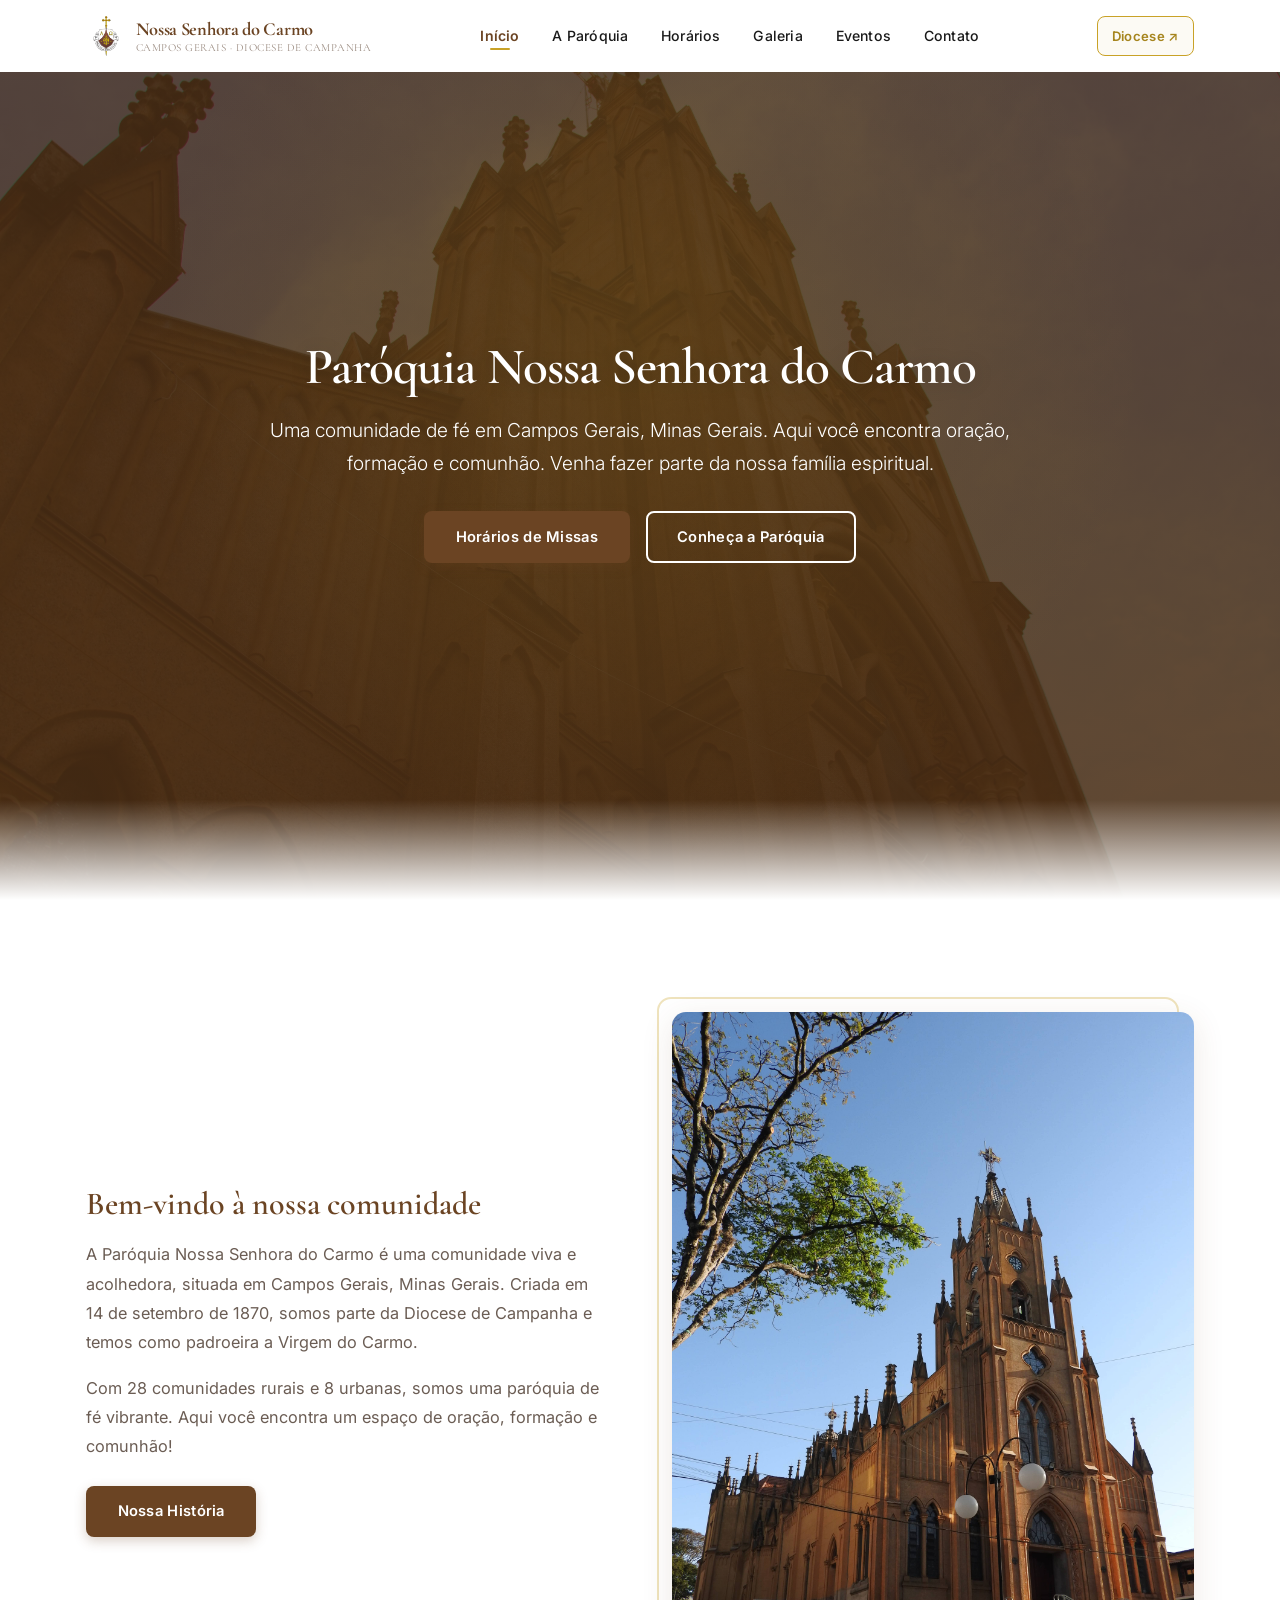
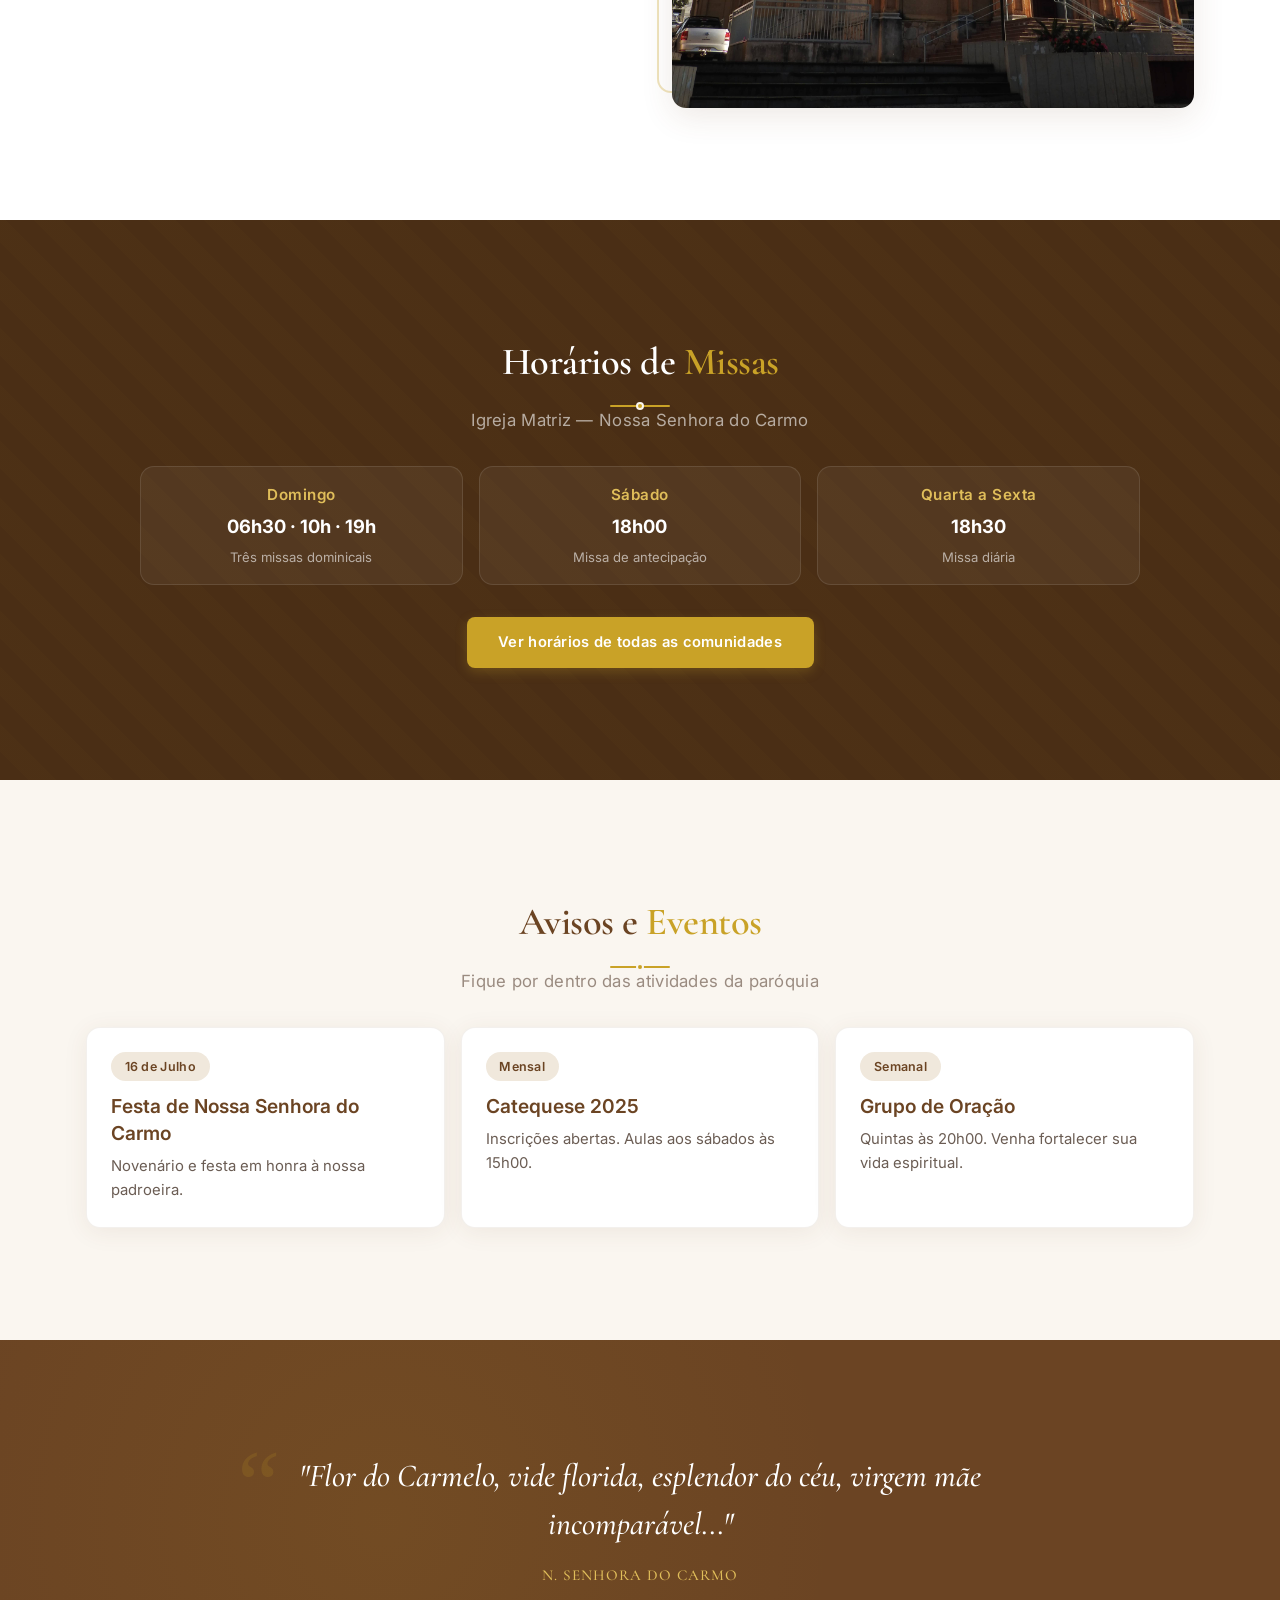
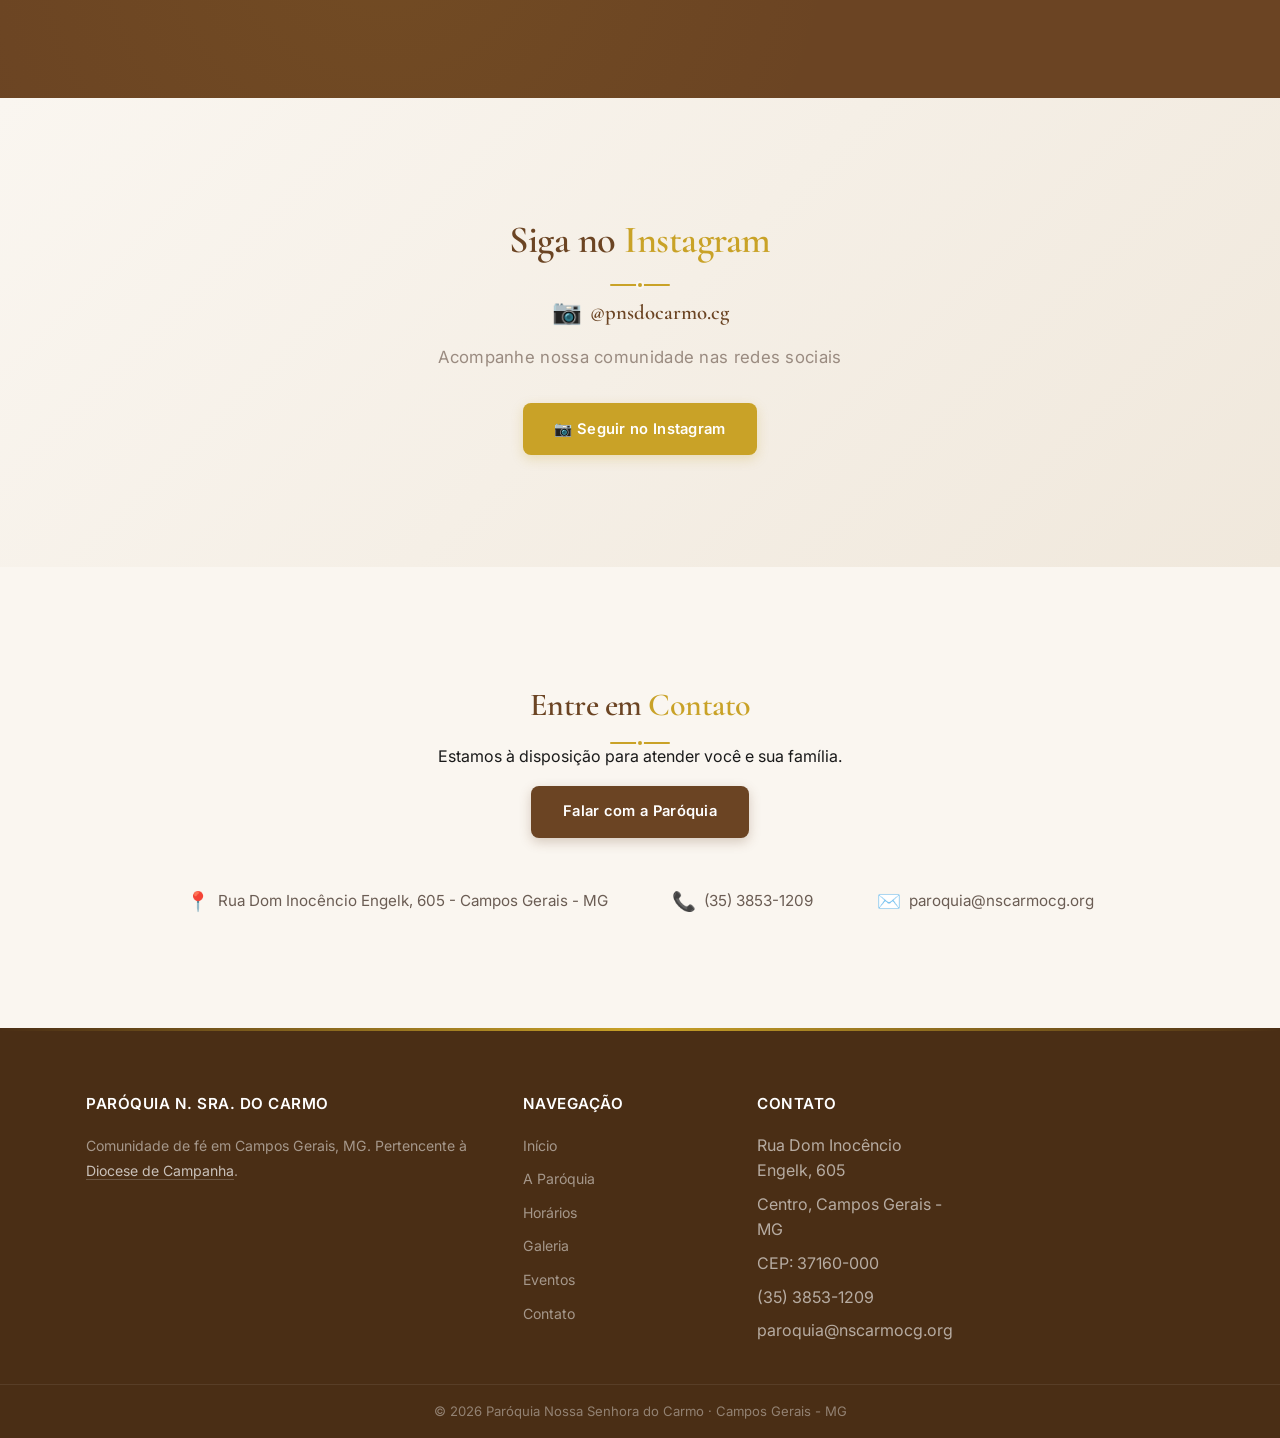
<file: index.html>
<!DOCTYPE html>
<html lang="pt-BR">
<head>
<meta charset="UTF-8">
<meta name="viewport" content="width=device-width, initial-scale=1.0">
<title>Paróquia Nossa Senhora do Carmo | Campos Gerais - MG</title>
<meta name="description" content="Site oficial da Paróquia Nossa Senhora do Carmo, Campos Gerais - MG. Diocese de Campanha. Uma comunidade de fé, oração e serviço.">
<link rel="preconnect" href="https://fonts.googleapis.com">
<link rel="preconnect" href="https://fonts.gstatic.com" crossorigin>
<link href="https://fonts.googleapis.com/css2?family=Cormorant+Garamond:wght@400;500;600;700&family=Inter:wght@300;400;500;600;700&display=swap" rel="stylesheet">
<link rel="icon" href="data:image/svg+xml,<svg xmlns='http://www.w3.org/2000/svg' viewBox='0 0 100 100'><text y='.9em' font-size='90' fill='%6B4423'>✝</text></svg>">
<link rel="stylesheet" href="css/reset.css">
<link rel="stylesheet" href="css/variables.css">
<link rel="stylesheet" href="css/layout.css">
<link rel="stylesheet" href="css/header.css">
<link rel="stylesheet" href="css/home.css">
<link rel="stylesheet" href="css/gallery.css">
<link rel="stylesheet" href="css/animations.css">
<link rel="stylesheet" href="css/footer.css">
<link rel="stylesheet" href="css/responsive.css">
</head>
<body>
<header class="site-header">
<div class="header-inner">
<a href="index.html" class="logo"><img class="logo-img" src="assets/img/brasao.png" alt="Brasão da Paróquia Nossa Senhora do Carmo"><span class="logo-text">Nossa Senhora do Carmo<small>Campos Gerais · Diocese de Campanha</small></span></a>
<button class="menu-toggle" aria-label="Abrir menu"><span></span><span></span><span></span></button>
<nav><ul class="nav-menu">
<li><a href="index.html" class="active">Início</a></li>
<li><a href="pages/sobre.html">A Paróquia</a></li>
<li><a href="pages/horarios.html">Horários</a></li>
<li><a href="pages/galeria.html">Galeria</a></li>
<li><a href="pages/eventos.html">Eventos</a></li>
<li><a href="pages/contato.html">Contato</a></li>
</ul></nav>
<a href="pages/contato.html" class="btn btn-primary header-cta">Fale Conosco</a>
</div>
</header>
<section class="hero" id="inicio">
<div class="hero-content">
<h1>Paróquia Nossa Senhora do Carmo</h1>
<p>Uma comunidade de fé em Campos Gerais, Minas Gerais. Aqui você encontra oração, formação e comunhão. Venha fazer parte da nossa família espiritual.</p>
<div class="hero-buttons">
<a href="pages/horarios.html" class="btn btn-primary">Horários de Missas</a>
<a href="pages/sobre.html" class="btn btn-outline">Conheça a Paróquia</a>
</div>
</div>
</section>
<section class="section welcome">
<div class="container"><div class="welcome-grid">
<div class="welcome-text">
<h2>Bem-vindo à nossa comunidade</h2>
<p>A Paróquia Nossa Senhora do Carmo é uma comunidade viva e acolhedora, situada em Campos Gerais, Minas Gerais. Criada em 14 de setembro de 1870, somos parte da Diocese de Campanha e temos como padroeira a Virgem do Carmo.</p>
<p>Com 28 comunidades rurais e 8 urbanas, somos uma paróquia de fé vibrante. Aqui você encontra um espaço de oração, formação e comunhão!</p>
<a href="pages/sobre.html" class="btn btn-primary">Nossa História</a>
</div>
<div class="welcome-image"><img src="assets/img/igreja-interna.jpg" alt="Interior da Igreja Nossa Senhora do Carmo"></div>
</div></div>
</section>
<section class="section quick-schedule" id="horarios">
<div class="container">
<h2 class="section-title">Horários de <span>Missas</span></h2>
<div class="section-divider"></div>
<p class="section-subtitle">Igreja Matriz — Nossa Senhora do Carmo</p>
<div class="schedule-cards">
<div class="schedule-card"><div class="day">Domingo</div><div class="time">06h30 · 10h · 19h</div><div class="note">Três missas dominicais</div></div>
<div class="schedule-card"><div class="day">Sábado</div><div class="time">18h00</div><div class="note">Missa de antecipação</div></div>
<div class="schedule-card"><div class="day">Quarta a Sexta</div><div class="time">18h30</div><div class="note">Missa diária</div></div>
</div>
<div class="schedule-more-btn">
<a href="pages/horarios.html" class="btn btn-gold">Ver horários de todas as comunidades</a>
</div>
</div>
</section>
<section class="section announcements">
<div class="container">
<h2 class="section-title">Avisos e <span>Eventos</span></h2>
<div class="section-divider"></div>
<p class="section-subtitle">Fique por dentro das atividades da paróquia</p>
<div class="announce-grid">
<article class="announce-card"><div class="card-body"><span class="announce-date">16 de Julho</span><h3>Festa de Nossa Senhora do Carmo</h3><p>Novenário e festa em honra à nossa padroeira.</p></div></article>
<article class="announce-card"><div class="card-body"><span class="announce-date">Mensal</span><h3>Catequese 2025</h3><p>Inscrições abertas. Aulas aos sábados às 15h00.</p></div></article>
<article class="announce-card"><div class="card-body"><span class="announce-date">Semanal</span><h3>Grupo de Oração</h3><p>Quintas às 20h00. Venha fortalecer sua vida espiritual.</p></div></article>
</div>
</div>
</section>
<section class="section bible-quote">
<div class="container"><blockquote>"Flor do Carmelo, vide florida, esplendor do céu, virgem mãe incomparável..."<cite>N. Senhora do Carmo</cite></blockquote></div>
</section>
<section class="instagram-section">
<div class="container">
<div class="instagram-header">
<h2 class="section-title">Siga no <span>Instagram</span></h2>
<div class="section-divider"></div>
<a href="https://www.instagram.com/pnsdocarmo.cg/" target="_blank" rel="noopener noreferrer" class="instagram-handle">
<span class="ig-icon">📷</span> @pnsdocarmo.cg
</a>
<p class="section-subtitle" style="margin-top:0.75rem;">Acompanhe nossa comunidade nas redes sociais</p>
</div>
<div class="instagram-cta">
<a href="https://www.instagram.com/pnsdocarmo.cg/" target="_blank" rel="noopener noreferrer" class="btn btn-gold">📷 Seguir no Instagram</a>
</div>
</div>
</section>
<section class="section quick-contact">
<div class="container">
<h2 class="section-title">Entre em <span>Contato</span></h2>
<div class="section-divider"></div>
<p>Estamos à disposição para atender você e sua família.</p>
<div class="btn-wrapper">
<a href="pages/contato.html" class="btn btn-primary">Falar com a Paróquia</a>
</div>
<div class="contact-info">
<div class="contact-item"><span class="icon">📍</span><span> Rua Dom Inocêncio Engelk, 605 - Campos Gerais - MG</span></div>
<div class="contact-item"><span class="icon">📞</span><span> (35) 3853-1209</span></div>
<div class="contact-item"><span class="icon">✉️</span><span> paroquia@nscarmocg.org</span></div>
</div>
</div>
</section>
<footer class="site-footer">
<div class="footer-grid">
<div class="footer-col footer-about"><h4>Paróquia N. Sra. do Carmo</h4><p>Comunidade de fé em Campos Gerais, MG. Pertencente à Diocese de Campanha.</p></div>
<div class="footer-col"><h4>Navegação</h4><ul><li><a href="../index.html">Início</a></li><li><a href="sobre.html">A Paróquia</a></li><li><a href="horarios.html">Horários</a></li><li><a href="galeria.html">Galeria</a></li><li><a href="eventos.html">Eventos</a></li><li><a href="contato.html">Contato</a></li></ul></div>
<div class="footer-col"><h4>Contato</h4><ul><li>Rua Dom Inocêncio Engelk, 605</li><li>Centro, Campos Gerais - MG</li><li>CEP: 37160-000</li><li>(35) 3853-1209</li><li>paroquia@nscarmocg.org</li></ul></div>
</div>
<div class="footer-bottom"><p>&copy; <span id="current-year">2025</span> Paróquia Nossa Senhora do Carmo · Campos Gerais - MG</p></div>
</footer>
<script src="js/menu.js"></script>
<script src="js/main.js"></script>
<script src="js/gallery.js"></script>
</body>
</html>
</file>
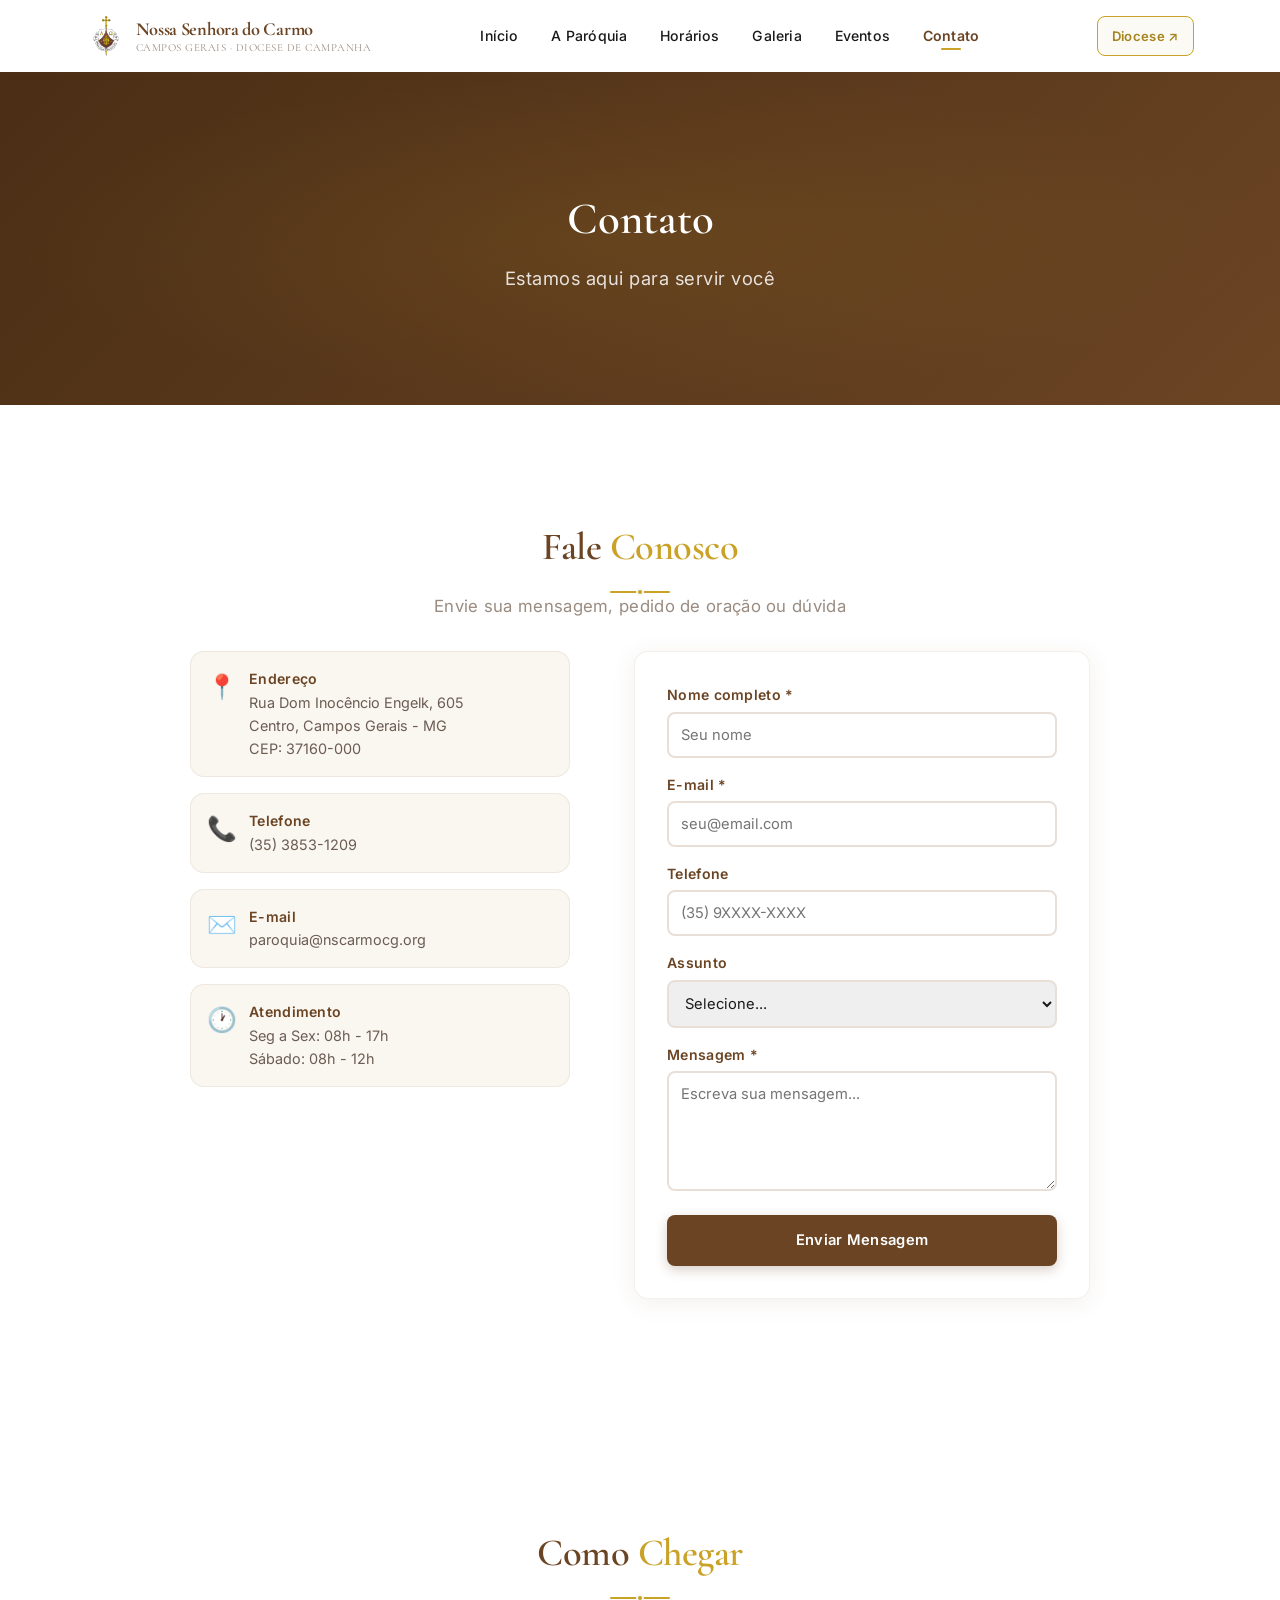
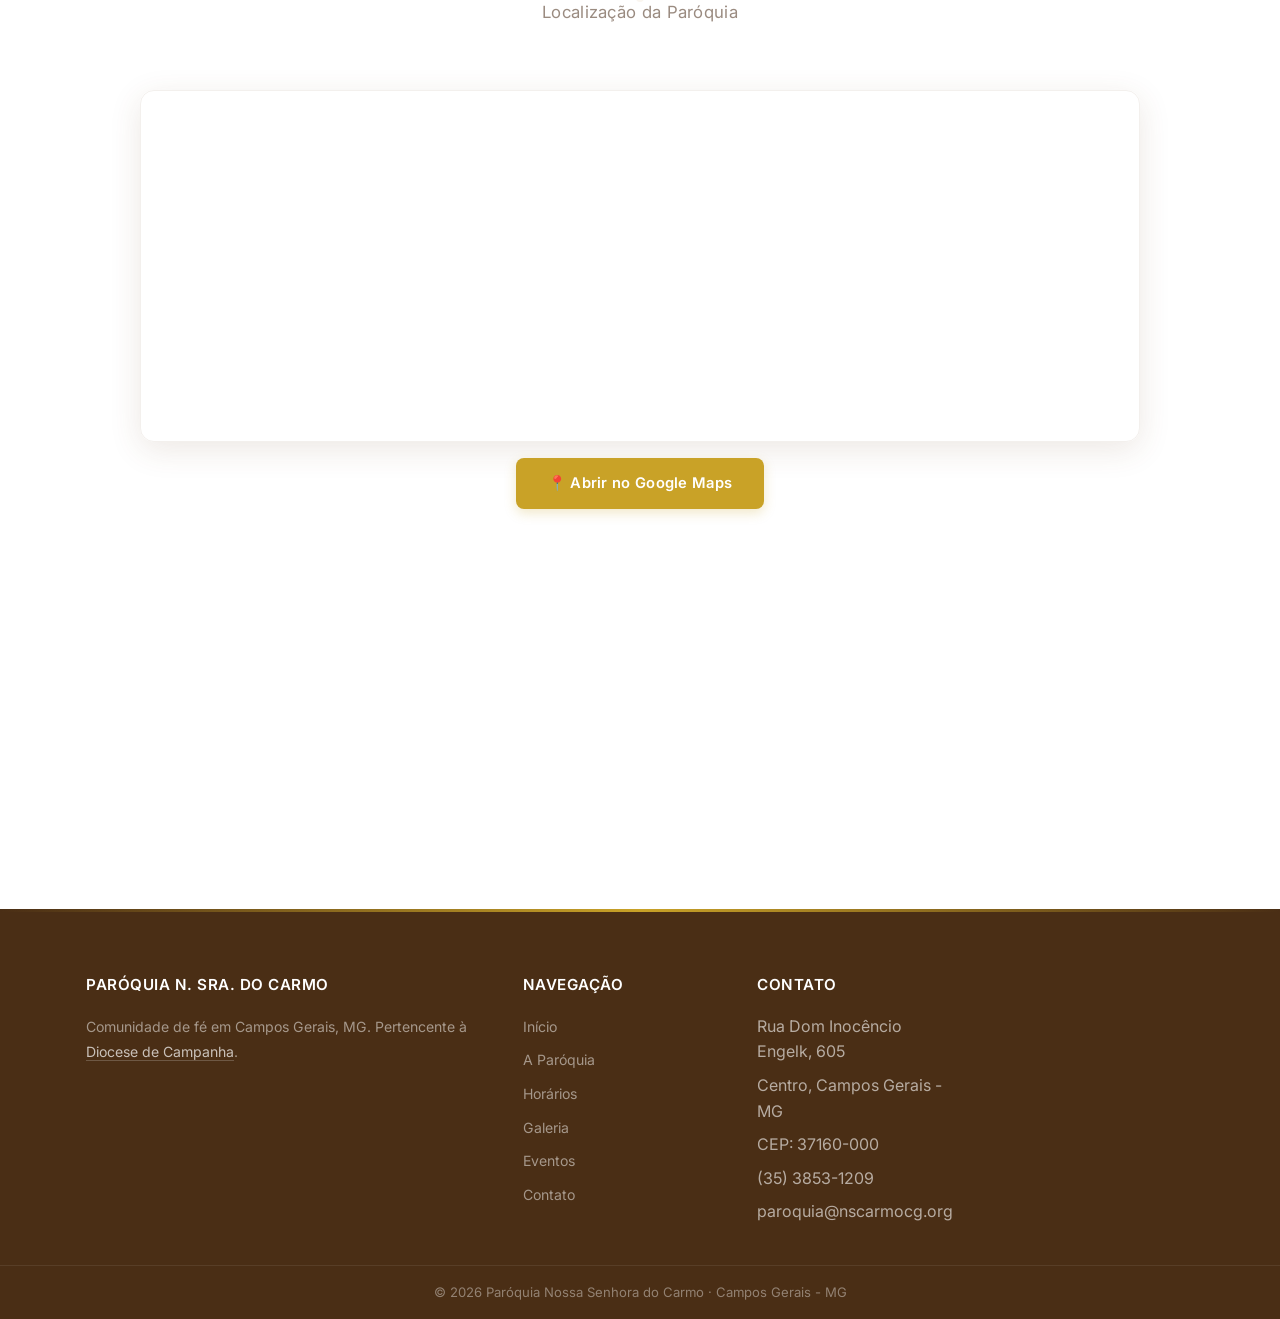
<file: pages/contato.html>
<!DOCTYPE html>
<html lang="pt-BR">
<head>
<meta charset="UTF-8">
<meta name="viewport" content="width=device-width, initial-scale=1.0">
<title>Contato | Nossa Senhora do Carmo</title>
<meta name="description" content="Entre em contato com a Paróquia Nossa Senhora do Carmo em Campos Gerais, MG.">
<link rel="preconnect" href="https://fonts.googleapis.com">
<link rel="preconnect" href="https://fonts.gstatic.com" crossorigin>
<link href="https://fonts.googleapis.com/css2?family=Cormorant+Garamond:wght@400;500;600;700&family=Inter:wght@300;400;500;600;700&display=swap" rel="stylesheet">
<link rel="icon" href="data:image/svg+xml,<svg xmlns='http://www.w3.org/2000/svg' viewBox='0 0 100 100'><text y='.9em' font-size='90' fill='%6B4423'>✝</text></svg>">
<link rel="stylesheet" href="../css/reset.css">
<link rel="stylesheet" href="../css/variables.css">
<link rel="stylesheet" href="../css/layout.css">
<link rel="stylesheet" href="../css/header.css">
<link rel="stylesheet" href="../css/home.css">
<link rel="stylesheet" href="../css/animations.css">
<link rel="stylesheet" href="../css/footer.css">
<link rel="stylesheet" href="../css/responsive.css">
<style>
.contact-grid{display:grid;grid-template-columns:1fr 1.2fr;gap:var(--spacing-lg);max-width:900px;margin:0 auto}
.contact-info-list{display:flex;flex-direction:column;gap:var(--spacing-sm)}
.contact-info-item{display:flex;gap:0.75rem;align-items:flex-start;padding:var(--spacing-sm);background:var(--color-cream);border-radius:var(--radius);border:var(--border-light)}
.contact-info-item .icon{font-size:1.5rem;flex-shrink:0}
.contact-info-item .label{font-weight:600;color:var(--color-primary);font-size:0.88rem;letter-spacing:0.3px}
.contact-info-item .value{color:var(--color-text-light);font-size:0.9rem;line-height:1.6}
.contact-form-wrapper{background:var(--color-white);padding:var(--spacing-md);border-radius:var(--radius);box-shadow:var(--shadow);border:var(--border-light)}
.form-group{margin-bottom:var(--spacing-sm)}
.form-group label{display:block;font-size:0.88rem;font-weight:600;margin-bottom:0.3rem;color:var(--color-primary);letter-spacing:0.3px}
.form-group input,.form-group textarea,.form-group select{width:100%;padding:0.75rem;border:2px solid #e8e0d8;border-radius:var(--radius-sm);transition:var(--transition);font-family:var(--font-primary);font-size:0.92rem;color:var(--color-text)}
.form-group input:focus,.form-group textarea:focus,.form-group select:focus{outline:none;border-color:var(--color-gold);box-shadow:0 0 0 3px rgba(201,162,39,0.1)}
.form-group textarea{resize:vertical;min-height:120px}
#form-feedback{display:none;padding:0.85rem;margin-bottom:var(--spacing-sm);border-radius:var(--radius-sm);font-size:0.9rem}
.map-wrapper{margin-top:var(--spacing-lg);max-width:1000px;margin-left:auto;margin-right:auto;border-radius:var(--radius);overflow:hidden;box-shadow:var(--shadow-md);border:var(--border-light)}
.map-wrapper iframe{width:100%;height:350px;border:0;display:block}
.map-btn-wrapper{text-align:center;margin-top:var(--spacing-sm)}
.social-section{text-align:center;margin-top:var(--spacing-lg)}
.social-section h3{font-family:var(--font-secondary);color:var(--color-primary);margin-bottom:var(--spacing-sm)}
.social-links{display:flex;justify-content:center;gap:var(--spacing-sm)}
.social-links a{display:flex;align-items:center;justify-content:center;width:50px;height:50px;border-radius:50%;background:var(--color-primary);color:white;font-size:1.4rem;transition:var(--transition);box-shadow:var(--shadow-sm)}
.social-links a:hover{background:var(--color-primary-dark);transform:translateY(-4px) scale(1.08);box-shadow:var(--shadow-md)}
@media(max-width:768px){.contact-grid{grid-template-columns:1fr}}
</style>
</head>
<body>
<header class="site-header">
<div class="header-inner">
<a href="../index.html" class="logo"><img class="logo-img" src="../assets/img/brasao.png" alt="Brasão da Paróquia Nossa Senhora do Carmo"><span class="logo-text">Nossa Senhora do Carmo<small>Campos Gerais · Diocese de Campanha</small></span></a>
<button class="menu-toggle" aria-label="Abrir menu"><span></span><span></span><span></span></button>
<nav><ul class="nav-menu">
<li><a href="../index.html">Início</a></li>
<li><a href="sobre.html">A Paróquia</a></li>
<li><a href="horarios.html">Horários</a></li>
<li><a href="galeria.html">Galeria</a></li>
<li><a href="eventos.html">Eventos</a></li>
<li><a href="contato.html" class="active">Contato</a></li>
</ul></nav>
<a href="contato.html" class="btn btn-primary header-cta">Fale Conosco</a>
</div>
</header>
<section class="page-hero"><div><h1>Contato</h1><p>Estamos aqui para servir você</p></div></section>
<section class="section">
<div class="container">
<h2 class="section-title">Fale <span>Conosco</span></h2>
<div class="section-divider"></div>
<p class="section-subtitle">Envie sua mensagem, pedido de oração ou dúvida</p>
<div class="contact-grid">
<div class="contact-info-list">
<div class="contact-info-item"><span class="icon">📍</span><div><div class="label">Endereço</div><div class="value">Rua Dom Inocêncio Engelk, 605<br>Centro, Campos Gerais - MG<br>CEP: 37160-000</div></div></div>
<div class="contact-info-item"><span class="icon">📞</span><div><div class="label">Telefone</div><div class="value">(35) 3853-1209</div></div></div>
<div class="contact-info-item"><span class="icon">✉️</span><div><div class="label">E-mail</div><div class="value">paroquia@nscarmocg.org</div></div></div>
<div class="contact-info-item"><span class="icon">🕐</span><div><div class="label">Atendimento</div><div class="value">Seg a Sex: 08h - 17h<br>Sábado: 08h - 12h</div></div></div>
</div>
<div class="contact-form-wrapper">
<div id="form-feedback"></div>
<form id="contact-form" novalidate>
<div class="form-group"><label for="nome">Nome completo *</label><input type="text" id="nome" name="nome" placeholder="Seu nome"></div>
<div class="form-group"><label for="email">E-mail *</label><input type="email" id="email" name="email" placeholder="seu@email.com"></div>
<div class="form-group"><label for="telefone">Telefone</label><input type="tel" id="telefone" name="telefone" placeholder="(35) 9XXXX-XXXX"></div>
<div class="form-group"><label for="assunto">Assunto</label><select id="assunto" name="assunto"><option value="">Selecione...</option><option value="pedido-oracao">Pedido de Oração</option><option value="sacramentos">Sacramentos</option><option value="catequese">Catequese</option><option value="eventos">Eventos</option><option value="outros">Outros</option></select></div>
<div class="form-group"><label for="mensagem">Mensagem *</label><textarea id="mensagem" name="mensagem" placeholder="Escreva sua mensagem..."></textarea></div>
<button type="submit" class="btn btn-primary" style="width:100%;justify-content:center;">Enviar Mensagem</button>
</form>
</div>
</div>
</div>
</section>
<section class="section welcome">
<div class="container">
<h2 class="section-title">Como <span>Chegar</span></h2>
<div class="section-divider"></div>
<p class="section-subtitle">Localização da Paróquia</p>
<div class="map-wrapper">
<iframe src="https://www.google.com/maps?q=Paroquia+Nossa+Senhora+do+Carmo,+Rua+Dom+Inocencio+Engelk,+605,+Centro,+Campos+Gerais+-+MG&output=embed" loading="lazy" referrerpolicy="no-referrer-when-downgrade" title="Mapa da Paróquia Nossa Senhora do Carmo"></iframe>
</div>
<div class="map-btn-wrapper">
<a href="https://maps.app.goo.gl/TSC4yLu2s1Fvd73R7" target="_blank" rel="noopener" class="btn btn-gold">📍 Abrir no Google Maps</a>
</div>
</div>
</section>
<section class="social-section section">
<div class="container">
</div>
</div>
</section>
<footer class="site-footer">
<div class="footer-grid">
<div class="footer-col footer-about"><h4>Paróquia N. Sra. do Carmo</h4><p>Comunidade de fé em Campos Gerais, MG. Pertencente à Diocese de Campanha.</p></div>
<div class="footer-col"><h4>Navegação</h4><ul><li><a href="../index.html">Início</a></li><li><a href="sobre.html">A Paróquia</a></li><li><a href="horarios.html">Horários</a></li><li><a href="galeria.html">Galeria</a></li><li><a href="eventos.html">Eventos</a></li><li><a href="contato.html">Contato</a></li></ul></div>
<div class="footer-col"><h4>Contato</h4><ul><li>Rua Dom Inocêncio Engelk, 605</li><li>Centro, Campos Gerais - MG</li><li>CEP: 37160-000</li><li>(35) 3853-1209</li><li>paroquia@nscarmocg.org</li></ul></div>
</div>
<div class="footer-bottom"><p>&copy; <span id="current-year">2025</span> Paróquia Nossa Senhora do Carmo · Campos Gerais - MG</p></div>
</footer>
<script src="../js/menu.js"></script>
<script src="../js/main.js"></script>
</body>
</html>
</file>
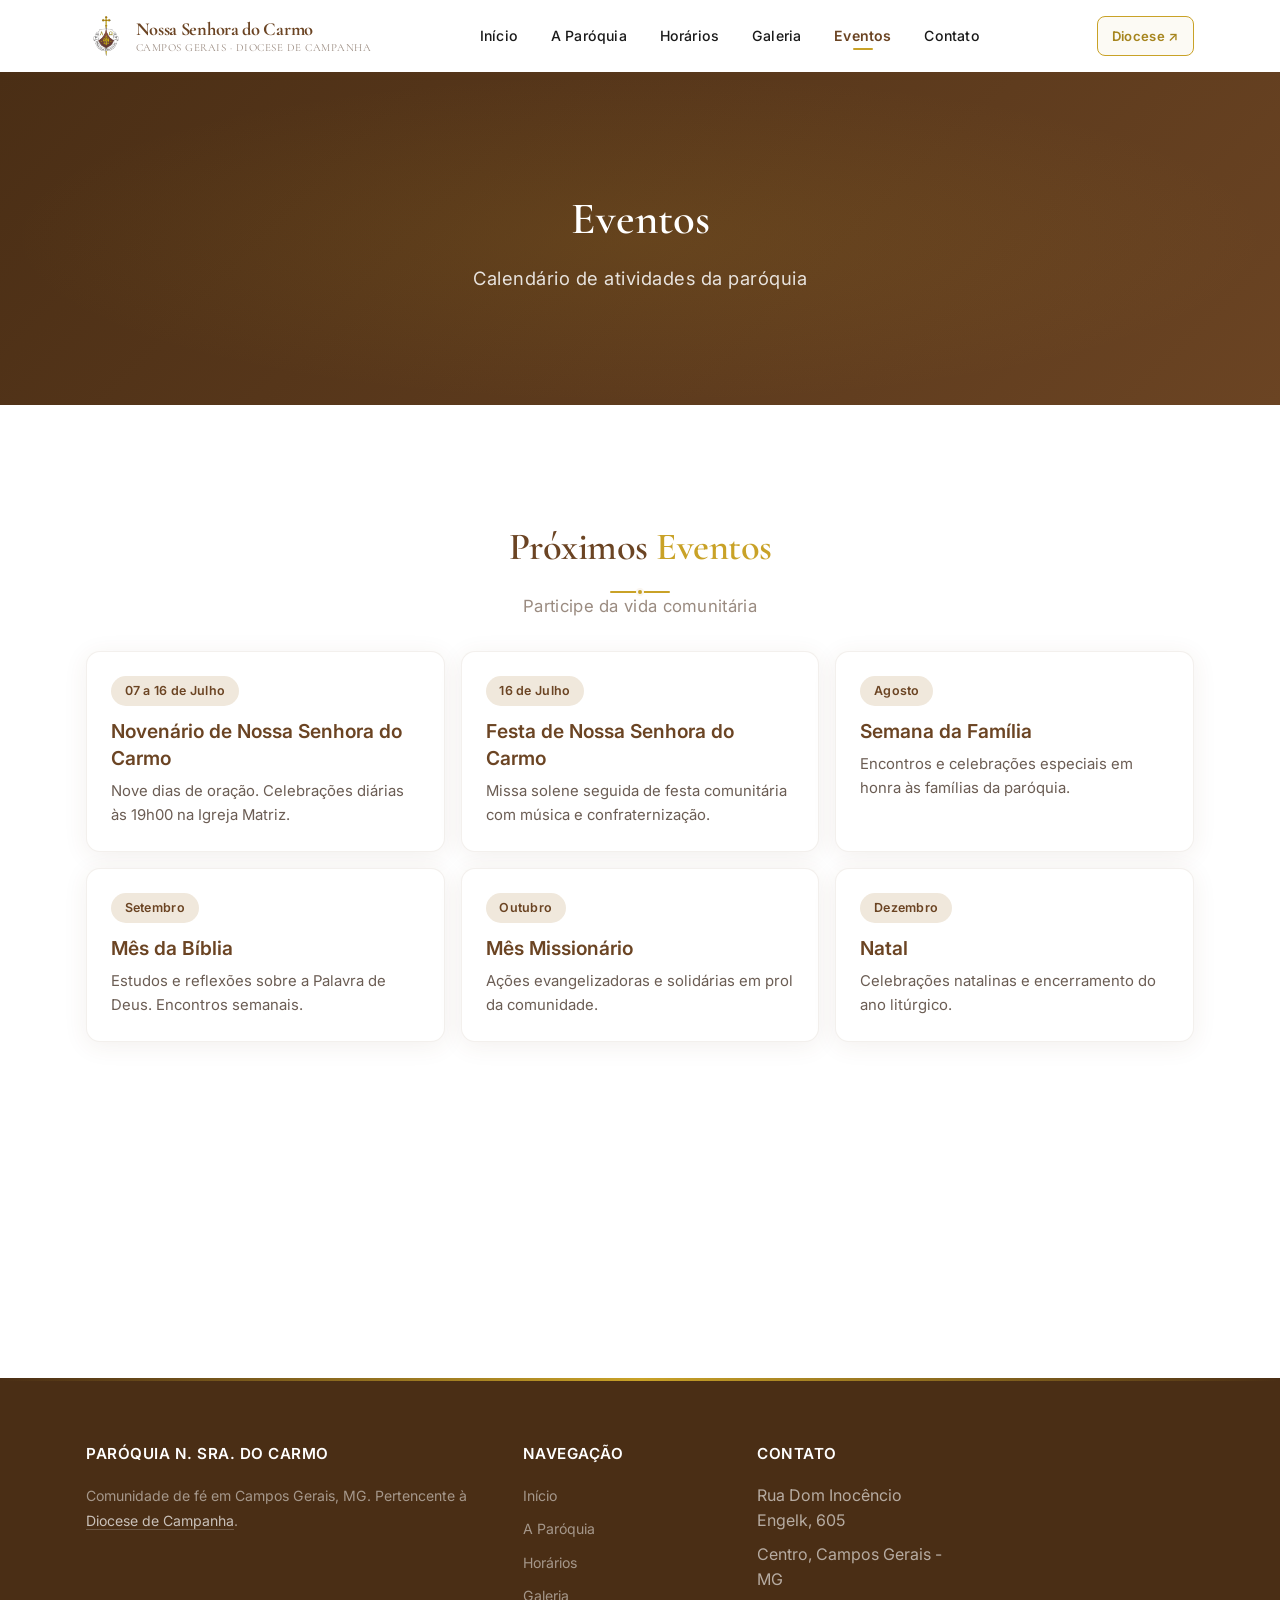
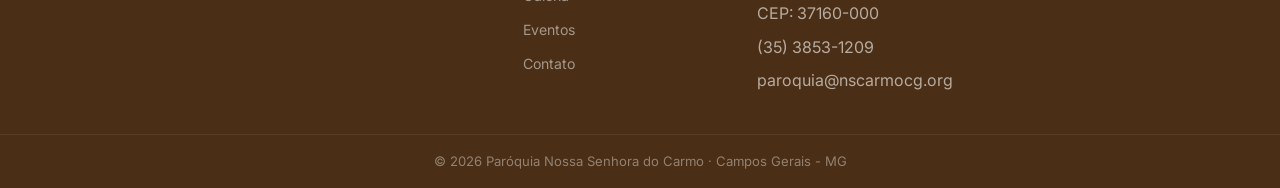
<file: pages/eventos.html>
<!DOCTYPE html>
<html lang="pt-BR">
<head>
<meta charset="UTF-8">
<meta name="viewport" content="width=device-width, initial-scale=1.0">
<title>Eventos | Nossa Senhora do Carmo</title>
<meta name="description" content="Calendário de eventos e atividades da Paróquia Nossa Senhora do Carmo em Campos Gerais.">
<link rel="preconnect" href="https://fonts.googleapis.com">
<link rel="preconnect" href="https://fonts.gstatic.com" crossorigin>
<link href="https://fonts.googleapis.com/css2?family=Cormorant+Garamond:wght@400;500;600;700&family=Inter:wght@300;400;500;600;700&display=swap" rel="stylesheet">
<link rel="icon" href="data:image/svg+xml,<svg xmlns='http://www.w3.org/2000/svg' viewBox='0 0 100 100'><text y='.9em' font-size='90' fill='%6B4423'>✝</text></svg>">
<link rel="stylesheet" href="../css/reset.css">
<link rel="stylesheet" href="../css/variables.css">
<link rel="stylesheet" href="../css/layout.css">
<link rel="stylesheet" href="../css/header.css">
<link rel="stylesheet" href="../css/home.css">
<link rel="stylesheet" href="../css/animations.css">
<link rel="stylesheet" href="../css/footer.css">
<link rel="stylesheet" href="../css/responsive.css">
</head>
<body>
<header class="site-header">
<div class="header-inner">
<a href="../index.html" class="logo"><img class="logo-img" src="../assets/img/brasao.png" alt="Brasão da Paróquia Nossa Senhora do Carmo"><span class="logo-text">Nossa Senhora do Carmo<small>Campos Gerais · Diocese de Campanha</small></span></a>
<button class="menu-toggle" aria-label="Abrir menu"><span></span><span></span><span></span></button>
<nav><ul class="nav-menu">
<li><a href="../index.html">Início</a></li>
<li><a href="sobre.html">A Paróquia</a></li>
<li><a href="horarios.html">Horários</a></li>
<li><a href="galeria.html">Galeria</a></li>
<li><a href="eventos.html" class="active">Eventos</a></li>
<li><a href="contato.html">Contato</a></li>
</ul></nav>
<a href="contato.html" class="btn btn-primary header-cta">Fale Conosco</a>
</div>
</header>
<section class="page-hero"><div><h1>Eventos</h1><p>Calendário de atividades da paróquia</p></div></section>
<section class="section">
<div class="container">
<h2 class="section-title">Próximos <span>Eventos</span></h2>
<div class="section-divider"></div>
<p class="section-subtitle">Participe da vida comunitária</p>
<div class="announce-grid">
<article class="announce-card"><div class="card-body"><span class="announce-date">07 a 16 de Julho</span><h3>Novenário de Nossa Senhora do Carmo</h3><p>Nove dias de oração. Celebrações diárias às 19h00 na Igreja Matriz.</p></div></article>
<article class="announce-card"><div class="card-body"><span class="announce-date">16 de Julho</span><h3>Festa de Nossa Senhora do Carmo</h3><p>Missa solene seguida de festa comunitária com música e confraternização.</p></div></article>
<article class="announce-card"><div class="card-body"><span class="announce-date">Agosto</span><h3>Semana da Família</h3><p>Encontros e celebrações especiais em honra às famílias da paróquia.</p></div></article>
<article class="announce-card"><div class="card-body"><span class="announce-date">Setembro</span><h3>Mês da Bíblia</h3><p>Estudos e reflexões sobre a Palavra de Deus. Encontros semanais.</p></div></article>
<article class="announce-card"><div class="card-body"><span class="announce-date">Outubro</span><h3>Mês Missionário</h3><p>Ações evangelizadoras e solidárias em prol da comunidade.</p></div></article>
<article class="announce-card"><div class="card-body"><span class="announce-date">Dezembro</span><h3>Natal</h3><p>Celebrações natalinas e encerramento do ano litúrgico.</p></div></article>
</div>
</div>
</section>
<section class="section welcome">
<div class="container">
</div>
</div>
</section>
<footer class="site-footer">
<div class="footer-grid">
<div class="footer-col footer-about"><h4>Paróquia N. Sra. do Carmo</h4><p>Comunidade de fé em Campos Gerais, MG. Pertencente à Diocese de Campanha.</p></div>
<div class="footer-col"><h4>Navegação</h4><ul><li><a href="../index.html">Início</a></li><li><a href="sobre.html">A Paróquia</a></li><li><a href="horarios.html">Horários</a></li><li><a href="galeria.html">Galeria</a></li><li><a href="eventos.html">Eventos</a></li><li><a href="contato.html">Contato</a></li></ul></div>
<div class="footer-col"><h4>Contato</h4><ul><li>Rua Dom Inocêncio Engelk, 605</li><li>Centro, Campos Gerais - MG</li><li>CEP: 37160-000</li><li>(35) 3853-1209</li><li>paroquia@nscarmocg.org</li></ul></div>
</div>
<div class="footer-bottom"><p>&copy; <span id="current-year">2025</span> Paróquia Nossa Senhora do Carmo · Campos Gerais - MG</p></div>
</footer>
<script src="../js/menu.js"></script>
<script src="../js/main.js"></script>
</body>
</html>
</file>
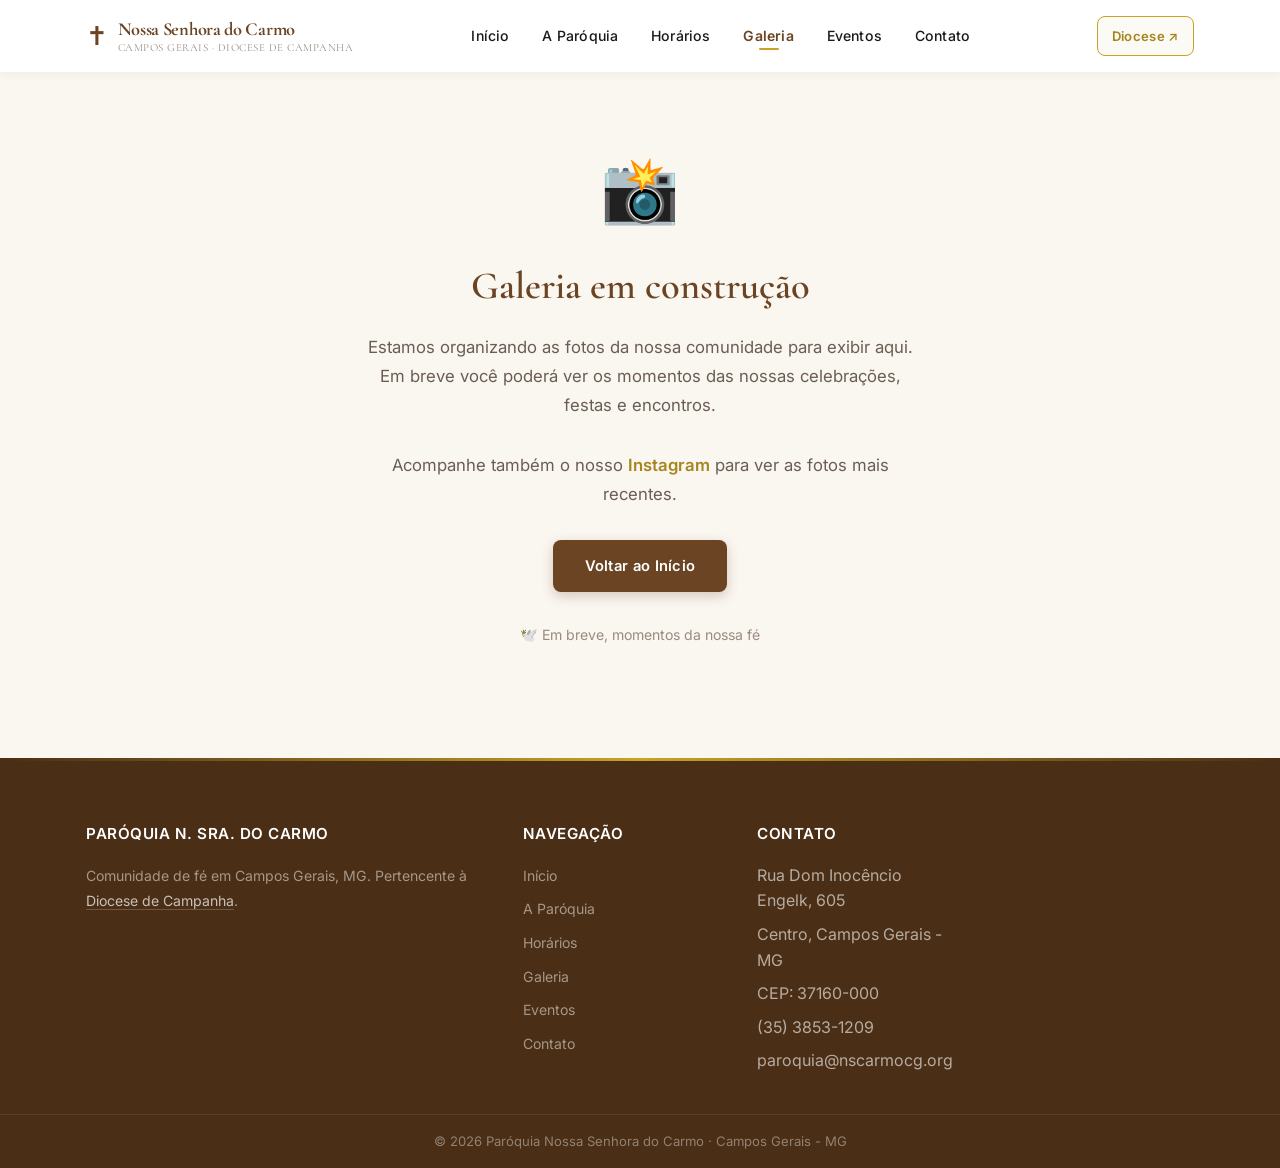
<file: pages/galeria.html>
Substitua o arquivo C:\Users\paulo\Desktop\pnsccg\pages\galeria.html com este conteúdo exato:

<!DOCTYPE html>
<html lang="pt-BR">
<head>
<meta charset="UTF-8">
<meta name="viewport" content="width=device-width, initial-scale=1.0">
<title>Galeria | Nossa Senhora do Carmo</title>
<meta name="description" content="Galeria de fotos da Paróquia Nossa Senhora do Carmo. Em breve.">
<link rel="preconnect" href="https://fonts.googleapis.com">
<link rel="preconnect" href="https://fonts.gstatic.com" crossorigin>
<link href="https://fonts.googleapis.com/css2?family=Cormorant+Garamond:wght@400;500;600;700&family=Inter:wght@300;400;500;600;700&display=swap" rel="stylesheet">
<link rel="icon" href="data:image/svg+xml,<svg xmlns='http://www.w3.org/2000/svg' viewBox='0 0 100 100'><text y='.9em' font-size='90' fill='%6B4423'>✝</text></svg>">
<link rel="stylesheet" href="../css/reset.css">
<link rel="stylesheet" href="../css/variables.css">
<link rel="stylesheet" href="../css/layout.css">
<link rel="stylesheet" href="../css/header.css">
<link rel="stylesheet" href="../css/home.css">
<link rel="stylesheet" href="../css/animations.css">
<link rel="stylesheet" href="../css/footer.css">
<link rel="stylesheet" href="../css/responsive.css">
<style>
.construction { min-height: 60vh; display: flex; align-items: center; justify-content: center; text-align: center; background: var(--color-cream); padding: var(--spacing-xl) var(--spacing-sm); }
.construction-box { max-width: 560px; }
.construction-icon { font-size: 4rem; display: block; margin-bottom: var(--spacing-sm); }
.construction h1 { font-family: var(--font-secondary); color: var(--color-primary); font-size: 2.4rem; margin-bottom: var(--spacing-sm); font-weight: 600; }
.construction p { color: var(--color-text-light); font-size: 1.05rem; line-height: 1.7; margin-bottom: var(--spacing-md); }
.construction .btn { margin-bottom: var(--spacing-sm); }
.construction-note { color: var(--color-text-muted); font-size: 0.88rem; margin-top: var(--spacing-sm); }
</style>
</head>
<body>
<header class="site-header">
<div class="header-inner">
<a href="../index.html" class="logo"><span class="logo-icon">✝</span><span class="logo-text">Nossa Senhora do Carmo<small>Campos Gerais · Diocese de Campanha</small></span></a>
<button class="menu-toggle" aria-label="Abrir menu"><span></span><span></span><span></span></button>
<nav><ul class="nav-menu">
<li><a href="../index.html">Início</a></li>
<li><a href="sobre.html">A Paróquia</a></li>
<li><a href="horarios.html">Horários</a></li>
<li><a href="galeria.html" class="active">Galeria</a></li>
<li><a href="eventos.html">Eventos</a></li>
<li><a href="contato.html">Contato</a></li>
</ul></nav>
<a href="contato.html" class="btn btn-primary header-cta">Fale Conosco</a>
</div>
</header>
<section class="construction">
<div class="construction-box">
<span class="construction-icon">📸</span>
<h1>Galeria em construção</h1>
<p>Estamos organizando as fotos da nossa comunidade para exibir aqui. Em breve você poderá ver os momentos das nossas celebrações, festas e encontros.</p>
<p>Acompanhe também o nosso <a href="https://www.instagram.com/pnsdocarmo.cg/" target="_blank" rel="noopener noreferrer" style="color:var(--color-gold-dark);font-weight:600;">Instagram</a> para ver as fotos mais recentes.</p>
<a href="../index.html" class="btn btn-primary">Voltar ao Início</a>
<div class="construction-note">🕊️ Em breve, momentos da nossa fé</div>
</div>
</section>
<footer class="site-footer">
<div class="footer-grid">
<div class="footer-col footer-about"><h4>Paróquia N. Sra. do Carmo</h4><p>Comunidade de fé em Campos Gerais, MG. Pertencente à Diocese de Campanha.</p></div>
<div class="footer-col"><h4>Navegação</h4><ul><li><a href="../index.html">Início</a></li><li><a href="sobre.html">A Paróquia</a></li><li><a href="horarios.html">Horários</a></li><li><a href="galeria.html">Galeria</a></li><li><a href="eventos.html">Eventos</a></li><li><a href="contato.html">Contato</a></li></ul></div>
<div class="footer-col"><h4>Contato</h4><ul><li>Rua Dom Inocêncio Engelk, 605</li><li>Centro, Campos Gerais - MG</li><li>CEP: 37160-000</li><li>(35) 3853-1209</li><li>paroquia@nscarmocg.org</li></ul></div>
</div>
<div class="footer-bottom"><p>&copy; <span id="current-year">2025</span> Paróquia Nossa Senhora do Carmo · Campos Gerais - MG</p></div>
</footer>
<script src="../js/menu.js"></script>
<script src="../js/main.js"></script>
</body>
</html>
</file>
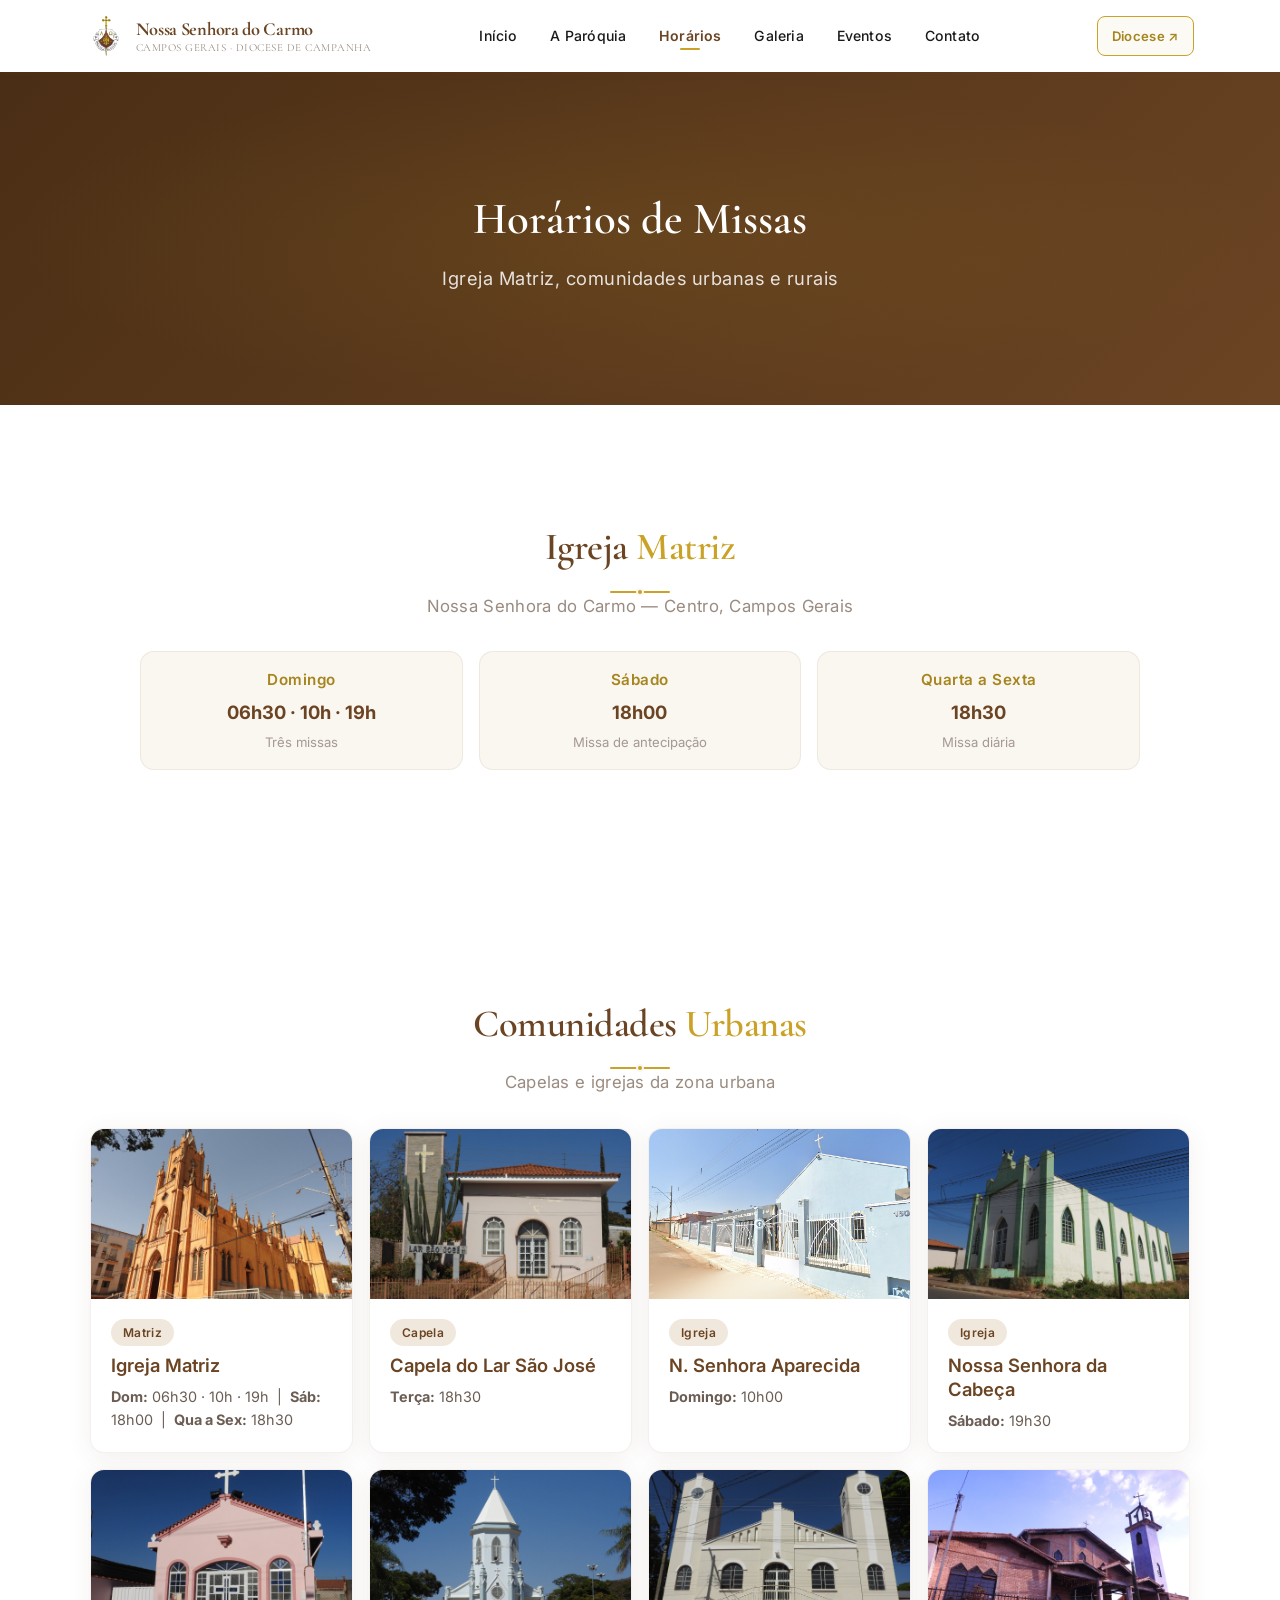
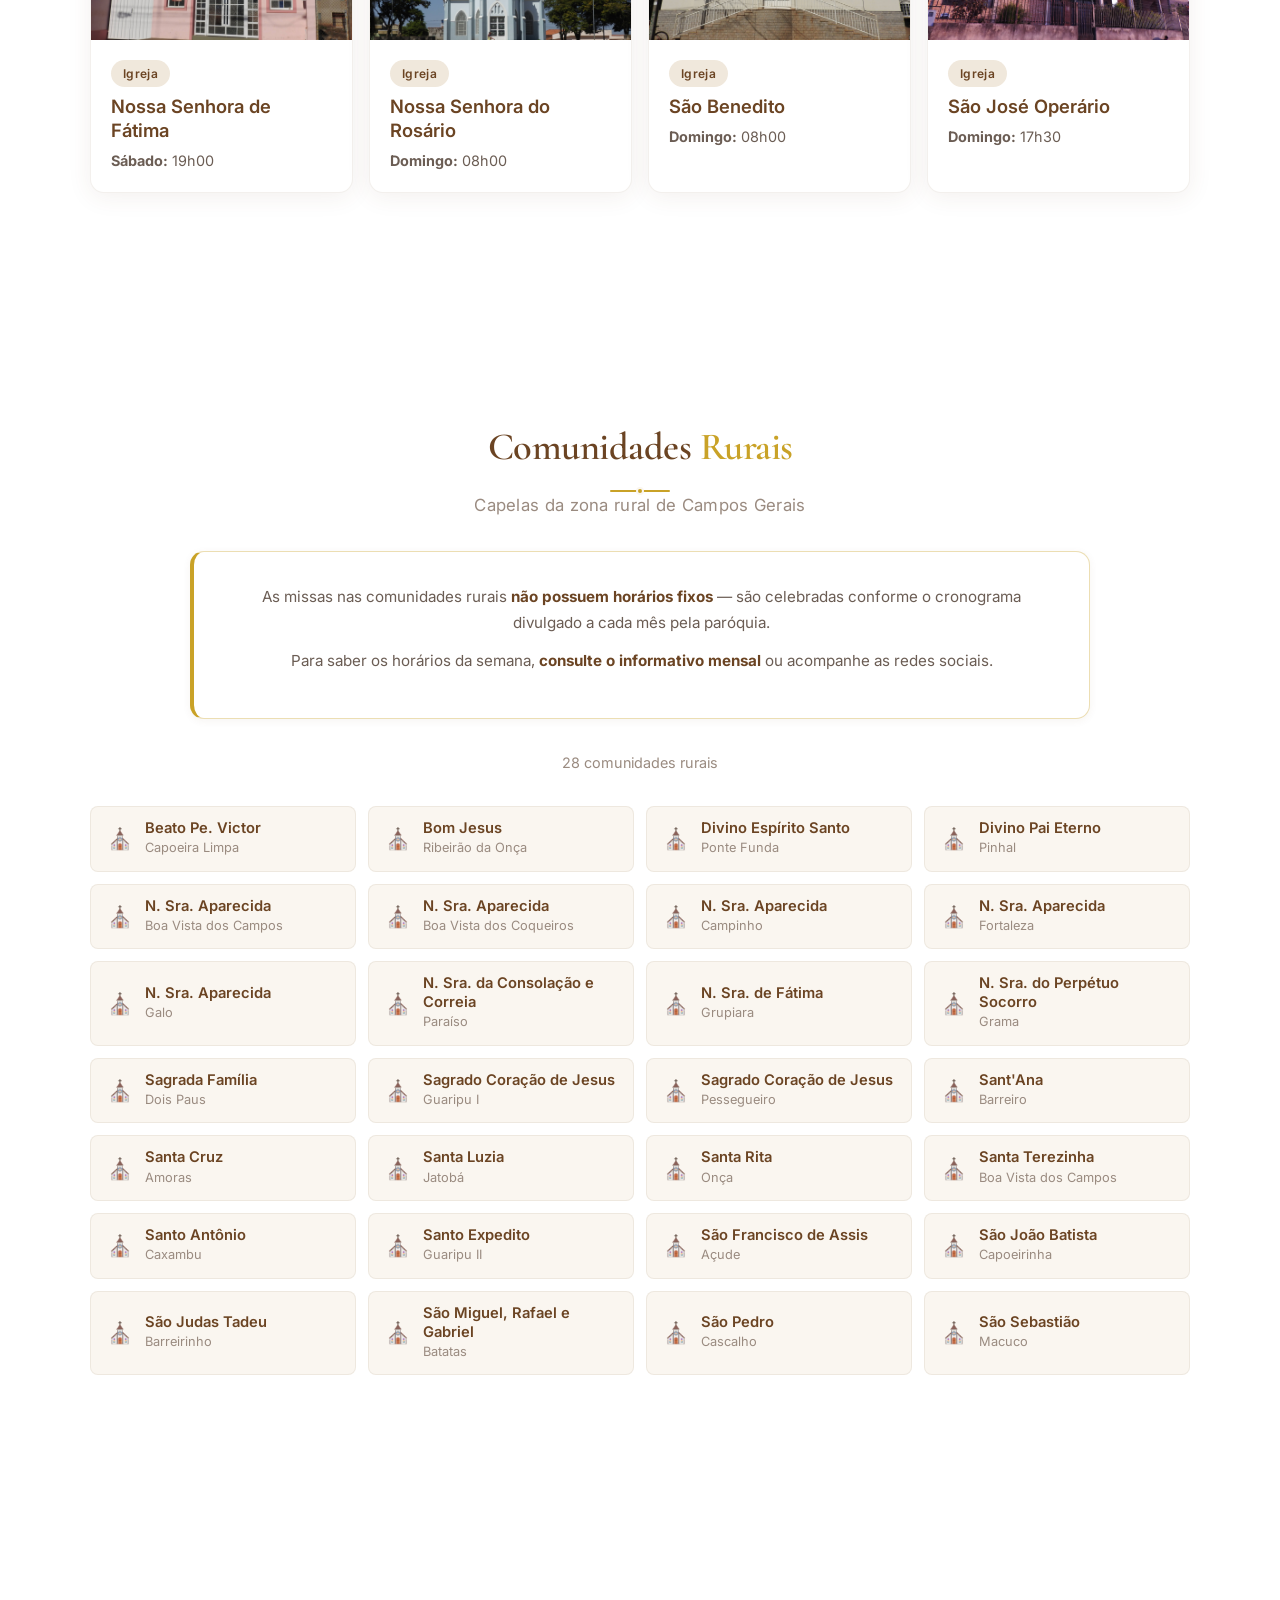
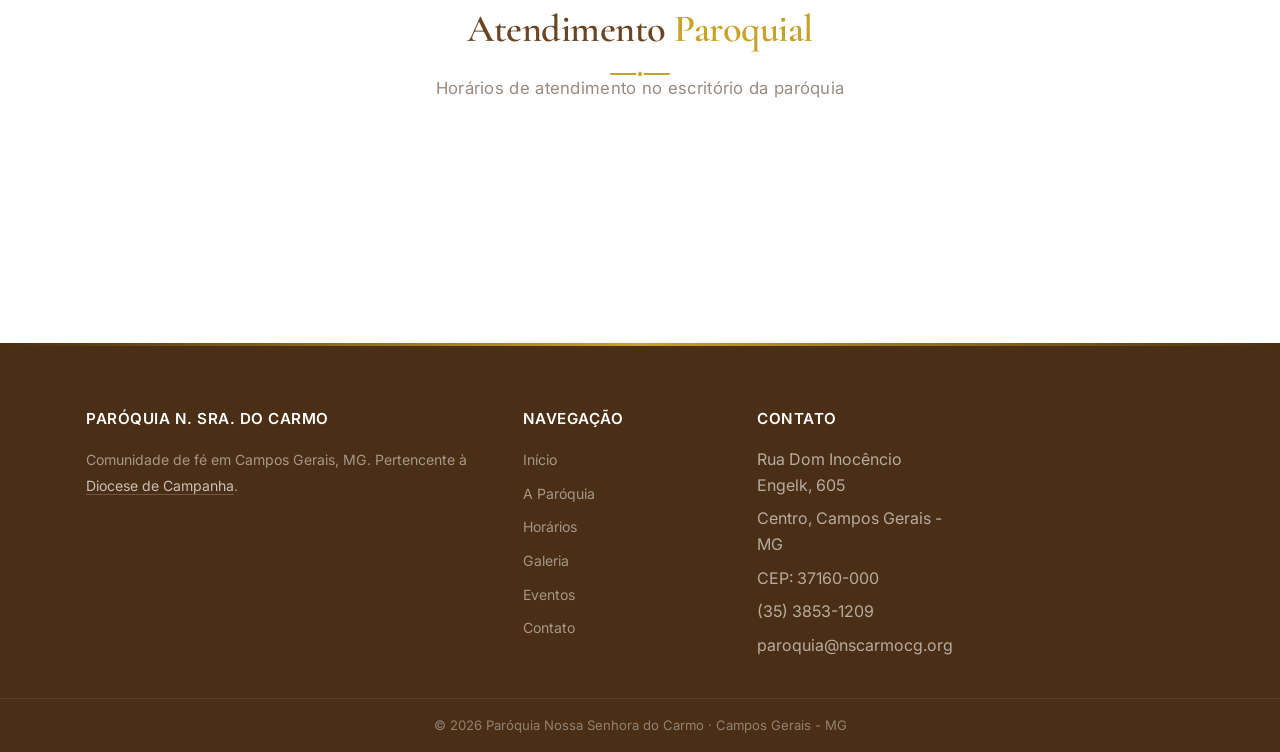
<file: pages/horarios.html>
<!DOCTYPE html>
<html lang="pt-BR">
<head>
<meta charset="UTF-8">
<meta name="viewport" content="width=device-width, initial-scale=1.0">
<title>Horários | Nossa Senhora do Carmo</title>
<meta name="description" content="Horários de missas da Igreja Matriz, comunidades urbanas e rurais da Paróquia Nossa Senhora do Carmo. Campos Gerais - MG.">
<link rel="preconnect" href="https://fonts.googleapis.com">
<link rel="preconnect" href="https://fonts.gstatic.com" crossorigin>
<link href="https://fonts.googleapis.com/css2?family=Cormorant+Garamond:wght@400;500;600;700&family=Inter:wght@300;400;500;600;700&display=swap" rel="stylesheet">
<link rel="icon" href="data:image/svg+xml,<svg xmlns='http://www.w3.org/2000/svg' viewBox='0 0 100 100'><text y='.9em' font-size='90' fill='%6B4423'>✝</text></svg>">
<link rel="stylesheet" href="../css/reset.css">
<link rel="stylesheet" href="../css/variables.css">
<link rel="stylesheet" href="../css/layout.css">
<link rel="stylesheet" href="../css/header.css">
<link rel="stylesheet" href="../css/home.css">
<link rel="stylesheet" href="../css/animations.css">
<link rel="stylesheet" href="../css/footer.css">
<link rel="stylesheet" href="../css/responsive.css">
<style>
.rural-notice { background: var(--color-white); border: 1px solid rgba(201,162,39,0.35); border-left: 4px solid var(--color-gold); border-radius: var(--radius); padding: var(--spacing-md); max-width: 900px; margin: 0 auto var(--spacing-md); text-align: center; box-shadow: var(--shadow-sm); }
.rural-notice .notice-icon { font-size: 1.8rem; display: block; margin-bottom: 0.5rem; }
.rural-notice h3 { font-family: var(--font-secondary); color: var(--color-primary); font-size: 1.3rem; margin-bottom: 0.5rem; }
.rural-notice p { color: var(--color-text-light); line-height: 1.7; margin-bottom: 0.75rem; font-size: 0.95rem; }
.rural-notice strong { color: var(--color-primary); }
.rural-grid { display: grid; grid-template-columns: repeat(auto-fill, minmax(240px, 1fr)); gap: 0.75rem; max-width: 1100px; margin: 0 auto; }
.rural-card { display: flex; align-items: center; gap: 0.75rem; background: var(--color-cream); border: var(--border-light); border-radius: var(--radius-sm); padding: 0.75rem 1rem; transition: var(--transition); }
.rural-card:hover { transform: translateY(-3px); box-shadow: var(--shadow); border-color: rgba(201,162,39,0.3); background: var(--color-white); }
.rural-card .rural-icon { font-size: 1.3rem; flex-shrink: 0; }
.rural-card h3 { font-size: 0.92rem; color: var(--color-primary); font-weight: 600; line-height: 1.3; }
.rural-card p { font-size: 0.8rem; color: var(--color-text-muted); }
.rural-count { text-align: center; color: var(--color-text-muted); font-size: 0.9rem; margin-bottom: var(--spacing-md); }
.community-grid { display: grid; grid-template-columns: repeat(auto-fit, minmax(260px, 1fr)); gap: var(--spacing-sm); max-width: 1100px; margin: 0 auto; }
.community-card { background: var(--color-white); border-radius: var(--radius); overflow: hidden; box-shadow: var(--shadow); border: var(--border-light); transition: var(--transition); }
.community-card:hover { transform: translateY(-6px); box-shadow: var(--shadow-hover); }
.community-card .community-img { width: 100%; height: 170px; object-fit: cover; display: block; background: var(--color-cream); }
.community-card .community-body { padding: 1.25rem; }
.community-card .community-badge { display: inline-block; background: var(--color-cream-dark); color: var(--color-primary); padding: 0.25rem 0.75rem; border-radius: 20px; font-size: 0.75rem; font-weight: 600; margin-bottom: 0.5rem; letter-spacing: 0.3px; }
.community-card h3 { color: var(--color-primary); font-size: 1.15rem; font-weight: 600; margin-bottom: 0.4rem; line-height: 1.3; }
.community-card p { color: var(--color-text-light); font-size: 0.9rem; line-height: 1.6; }
@media (max-width: 480px) { .rural-grid { grid-template-columns: 1fr; } .community-card .community-img { height: 150px; } }
</style>
</head>
<body>
<header class="site-header">
<div class="header-inner">
<a href="../index.html" class="logo"><img class="logo-img" src="../assets/img/brasao.png" alt="Brasão da Paróquia Nossa Senhora do Carmo"><span class="logo-text">Nossa Senhora do Carmo<small>Campos Gerais · Diocese de Campanha</small></span></a>
<button class="menu-toggle" aria-label="Abrir menu"><span></span><span></span><span></span></button>
<nav><ul class="nav-menu">
<li><a href="../index.html">Início</a></li>
<li><a href="sobre.html">A Paróquia</a></li>
<li><a href="horarios.html" class="active">Horários</a></li>
<li><a href="galeria.html">Galeria</a></li>
<li><a href="eventos.html">Eventos</a></li>
<li><a href="contato.html">Contato</a></li>
</ul></nav>
<a href="contato.html" class="btn btn-primary header-cta">Fale Conosco</a>
</div>
</header>
<section class="page-hero"><div><h1>Horários de Missas</h1><p>Igreja Matriz, comunidades urbanas e rurais</p></div></section>
<section class="section">
<div class="container">
<h2 class="section-title">Igreja <span>Matriz</span></h2>
<div class="section-divider"></div>
<p class="section-subtitle">Nossa Senhora do Carmo — Centro, Campos Gerais</p>
<div class="schedule-cards" style="max-width:1000px;">
<div class="schedule-card" style="background:var(--color-cream);border:var(--border-light);"><div class="day" style="color:var(--color-gold-dark);">Domingo</div><div class="time" style="color:var(--color-primary);">06h30 · 10h · 19h</div><div class="note" style="color:var(--color-text-light);">Três missas</div></div>
<div class="schedule-card" style="background:var(--color-cream);border:var(--border-light);"><div class="day" style="color:var(--color-gold-dark);">Sábado</div><div class="time" style="color:var(--color-primary);">18h00</div><div class="note" style="color:var(--color-text-light);">Missa de antecipação</div></div>
<div class="schedule-card" style="background:var(--color-cream);border:var(--border-light);"><div class="day" style="color:var(--color-gold-dark);">Quarta a Sexta</div><div class="time" style="color:var(--color-primary);">18h30</div><div class="note" style="color:var(--color-text-light);">Missa diária</div></div>
</div>
</div>
</section>
<section class="section welcome">
<div class="container">
<h2 class="section-title">Comunidades <span>Urbanas</span></h2>
<div class="section-divider"></div>
<p class="section-subtitle">Capelas e igrejas da zona urbana</p>
<div class="community-grid">
<div class="community-card"><img class="community-img" src="../assets/img/comunidades/matriz.jpg" alt="Igreja Matriz Nossa Senhora do Carmo" loading="lazy" width="400" height="267"><div class="community-body"><span class="community-badge">Matriz</span><h3>Igreja Matriz</h3><p class="community-hours"><strong>Dom:</strong> 06h30 · 10h · 19h &nbsp;|&nbsp; <strong>Sáb:</strong> 18h00 &nbsp;|&nbsp; <strong>Qua a Sex:</strong> 18h30</p></div></div>
<div class="community-card"><img class="community-img" src="../assets/img/comunidades/capela-lar-sao-jose.jpg" alt="Capela do Lar São José" loading="lazy" width="400" height="267"><div class="community-body"><span class="community-badge">Capela</span><h3>Capela do Lar São José</h3><p class="community-hours"><strong>Terça:</strong> 18h30</p></div></div>
<div class="community-card"><img class="community-img" src="../assets/img/comunidades/igreja-nossa-senhora-aparecida.jpg" alt="Igreja Nossa Senhora Aparecida" loading="lazy" width="400" height="267"><div class="community-body"><span class="community-badge">Igreja</span><h3>N. Senhora Aparecida</h3><p class="community-hours"><strong>Domingo:</strong> 10h00</p></div></div>
<div class="community-card"><img class="community-img" src="../assets/img/comunidades/igreja-nossa-senhora-da-cabeca.jpg" alt="Igreja Nossa Senhora da Cabeça" loading="lazy" width="400" height="267"><div class="community-body"><span class="community-badge">Igreja</span><h3>Nossa Senhora da Cabeça</h3><p class="community-hours"><strong>Sábado:</strong> 19h30</p></div></div>
<div class="community-card"><img class="community-img" src="../assets/img/comunidades/igreja-nossa-senhora-de-fatima.jpg" alt="Igreja Nossa Senhora de Fátima" loading="lazy" width="400" height="267"><div class="community-body"><span class="community-badge">Igreja</span><h3>Nossa Senhora de Fátima</h3><p class="community-hours"><strong>Sábado:</strong> 19h00</p></div></div>
<div class="community-card"><img class="community-img" src="../assets/img/comunidades/igreja-nossa-senhora-do-rosario.jpg" alt="Igreja Nossa Senhora do Rosário" loading="lazy" width="400" height="267"><div class="community-body"><span class="community-badge">Igreja</span><h3>Nossa Senhora do Rosário</h3><p class="community-hours"><strong>Domingo:</strong> 08h00</p></div></div>
<div class="community-card"><img class="community-img" src="../assets/img/comunidades/igreja-sao-benedito.jpg" alt="Igreja São Benedito" loading="lazy" width="400" height="267"><div class="community-body"><span class="community-badge">Igreja</span><h3>São Benedito</h3><p class="community-hours"><strong>Domingo:</strong> 08h00</p></div></div>
<div class="community-card"><img class="community-img" src="../assets/img/comunidades/igreja-sao-jose-operario.jpg" alt="Igreja São José Operário" loading="lazy" width="400" height="267"><div class="community-body"><span class="community-badge">Igreja</span><h3>São José Operário</h3><p class="community-hours"><strong>Domingo:</strong> 17h30</p></div></div>
</div>
</div>
</section>
<section class="section">
<div class="container">
<h2 class="section-title">Comunidades <span>Rurais</span></h2>
<div class="section-divider"></div>
<p class="section-subtitle">Capelas da zona rural de Campos Gerais</p>
<div class="rural-notice">
<p>As missas nas comunidades rurais <strong>não possuem horários fixos</strong> — são celebradas conforme o cronograma divulgado a cada mês pela paróquia.</p>
<p>Para saber os horários da semana, <strong>consulte o informativo mensal</strong> ou acompanhe as redes sociais.</p>
</div>
<p class="rural-count">28 comunidades rurais</p>
<div class="rural-grid">
<div class="rural-card"><span class="rural-icon">⛪</span><div><h3>Beato Pe. Victor</h3><p>Capoeira Limpa</p></div></div>
<div class="rural-card"><span class="rural-icon">⛪</span><div><h3>Bom Jesus</h3><p>Ribeirão da Onça</p></div></div>
<div class="rural-card"><span class="rural-icon">⛪</span><div><h3>Divino Espírito Santo</h3><p>Ponte Funda</p></div></div>
<div class="rural-card"><span class="rural-icon">⛪</span><div><h3>Divino Pai Eterno</h3><p>Pinhal</p></div></div>
<div class="rural-card"><span class="rural-icon">⛪</span><div><h3>N. Sra. Aparecida</h3><p>Boa Vista dos Campos</p></div></div>
<div class="rural-card"><span class="rural-icon">⛪</span><div><h3>N. Sra. Aparecida</h3><p>Boa Vista dos Coqueiros</p></div></div>
<div class="rural-card"><span class="rural-icon">⛪</span><div><h3>N. Sra. Aparecida</h3><p>Campinho</p></div></div>
<div class="rural-card"><span class="rural-icon">⛪</span><div><h3>N. Sra. Aparecida</h3><p>Fortaleza</p></div></div>
<div class="rural-card"><span class="rural-icon">⛪</span><div><h3>N. Sra. Aparecida</h3><p>Galo</p></div></div>
<div class="rural-card"><span class="rural-icon">⛪</span><div><h3>N. Sra. da Consolação e Correia</h3><p>Paraíso</p></div></div>
<div class="rural-card"><span class="rural-icon">⛪</span><div><h3>N. Sra. de Fátima</h3><p>Grupiara</p></div></div>
<div class="rural-card"><span class="rural-icon">⛪</span><div><h3>N. Sra. do Perpétuo Socorro</h3><p>Grama</p></div></div>
<div class="rural-card"><span class="rural-icon">⛪</span><div><h3>Sagrada Família</h3><p>Dois Paus</p></div></div>
<div class="rural-card"><span class="rural-icon">⛪</span><div><h3>Sagrado Coração de Jesus</h3><p>Guaripu I</p></div></div>
<div class="rural-card"><span class="rural-icon">⛪</span><div><h3>Sagrado Coração de Jesus</h3><p>Pessegueiro</p></div></div>
<div class="rural-card"><span class="rural-icon">⛪</span><div><h3>Sant'Ana</h3><p>Barreiro</p></div></div>
<div class="rural-card"><span class="rural-icon">⛪</span><div><h3>Santa Cruz</h3><p>Amoras</p></div></div>
<div class="rural-card"><span class="rural-icon">⛪</span><div><h3>Santa Luzia</h3><p>Jatobá</p></div></div>
<div class="rural-card"><span class="rural-icon">⛪</span><div><h3>Santa Rita</h3><p>Onça</p></div></div>
<div class="rural-card"><span class="rural-icon">⛪</span><div><h3>Santa Terezinha</h3><p>Boa Vista dos Campos</p></div></div>
<div class="rural-card"><span class="rural-icon">⛪</span><div><h3>Santo Antônio</h3><p>Caxambu</p></div></div>
<div class="rural-card"><span class="rural-icon">⛪</span><div><h3>Santo Expedito</h3><p>Guaripu II</p></div></div>
<div class="rural-card"><span class="rural-icon">⛪</span><div><h3>São Francisco de Assis</h3><p>Açude</p></div></div>
<div class="rural-card"><span class="rural-icon">⛪</span><div><h3>São João Batista</h3><p>Capoeirinha</p></div></div>
<div class="rural-card"><span class="rural-icon">⛪</span><div><h3>São Judas Tadeu</h3><p>Barreirinho</p></div></div>
<div class="rural-card"><span class="rural-icon">⛪</span><div><h3>São Miguel, Rafael e Gabriel</h3><p>Batatas</p></div></div>
<div class="rural-card"><span class="rural-icon">⛪</span><div><h3>São Pedro</h3><p>Cascalho</p></div></div>
<div class="rural-card"><span class="rural-icon">⛪</span><div><h3>São Sebastião</h3><p>Macuco</p></div></div>
</div>
</div>
</section>
<section class="section welcome">
<div class="container">
<h2 class="section-title">Atendimento <span>Paroquial</span></h2>
<div class="section-divider"></div>
<p class="section-subtitle">Horários de atendimento no escritório da paróquia</p>
<div class="schedule-cards" style="max-width:700px;">
<div class="schedule-card" style="background:var(--color-cream);border:var(--border-light);"><div class="day" style="color:var(--color-gold-dark);">Seg a Sex</div><div class="time" style="color:var(--color-primary);">08h - 12h · 13h - 17h</div><div class="note" style="color:var(--color-text-light);"></div></div>
<div class="schedule-card" style="background:var(--color-cream);border:var(--border-light);"><div class="day" style="color:var(--color-gold-dark);">Sábado</div><div class="time" style="color:var(--color-primary);">08h - 12h</div><div class="note" style="color:var(--color-text-light);"></div></div>
</div>
</div>
</section>
<footer class="site-footer">
<div class="footer-grid">
<div class="footer-col footer-about"><h4>Paróquia N. Sra. do Carmo</h4><p>Comunidade de fé em Campos Gerais, MG. Pertencente à Diocese de Campanha.</p></div>
<div class="footer-col"><h4>Navegação</h4><ul><li><a href="../index.html">Início</a></li><li><a href="sobre.html">A Paróquia</a></li><li><a href="horarios.html">Horários</a></li><li><a href="galeria.html">Galeria</a></li><li><a href="eventos.html">Eventos</a></li><li><a href="contato.html">Contato</a></li></ul></div>
<div class="footer-col"><h4>Contato</h4><ul><li>Rua Dom Inocêncio Engelk, 605</li><li>Centro, Campos Gerais - MG</li><li>CEP: 37160-000</li><li>(35) 3853-1209</li><li>paroquia@nscarmocg.org</li></ul></div>
</div>
<div class="footer-bottom"><p>&copy; <span id="current-year">2025</span> Paróquia Nossa Senhora do Carmo · Campos Gerais - MG</p></div>
</footer>
<script src="../js/menu.js"></script>
<script src="../js/main.js"></script>
</body>
</html>
</file>
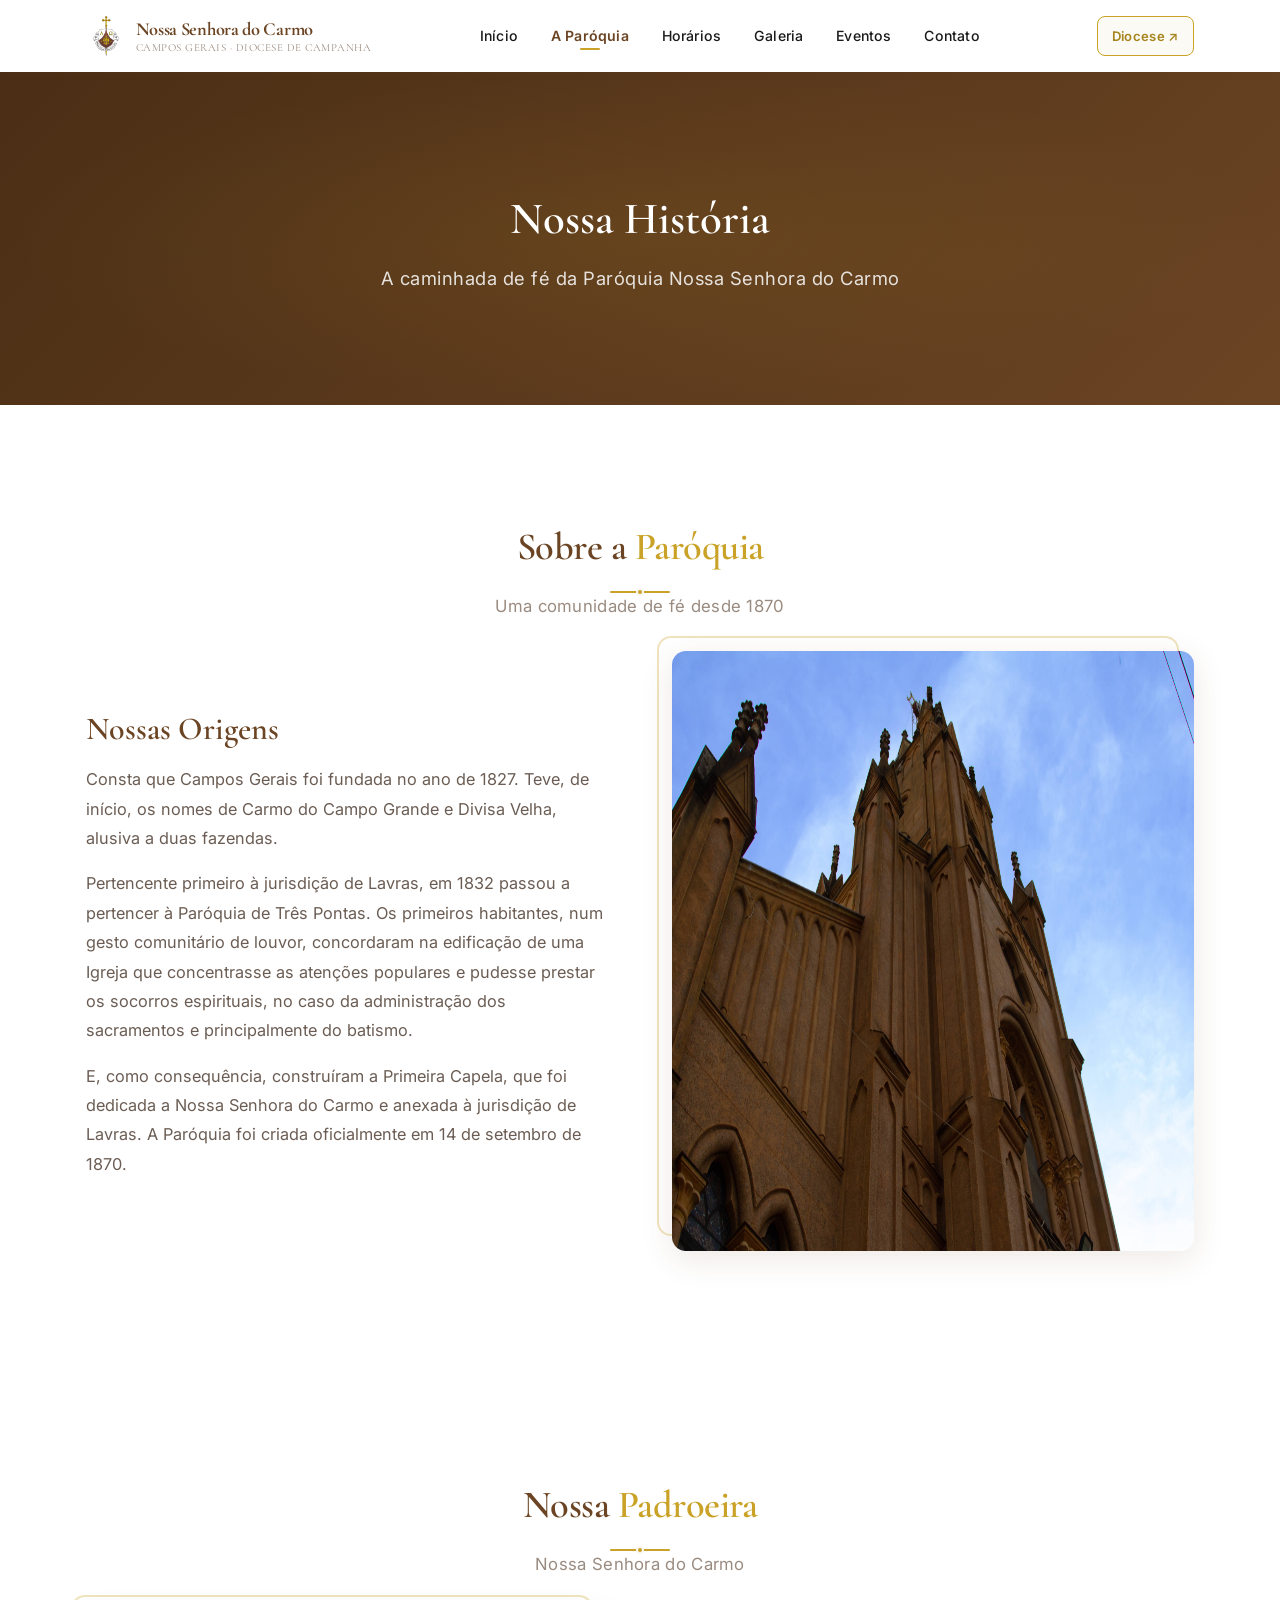
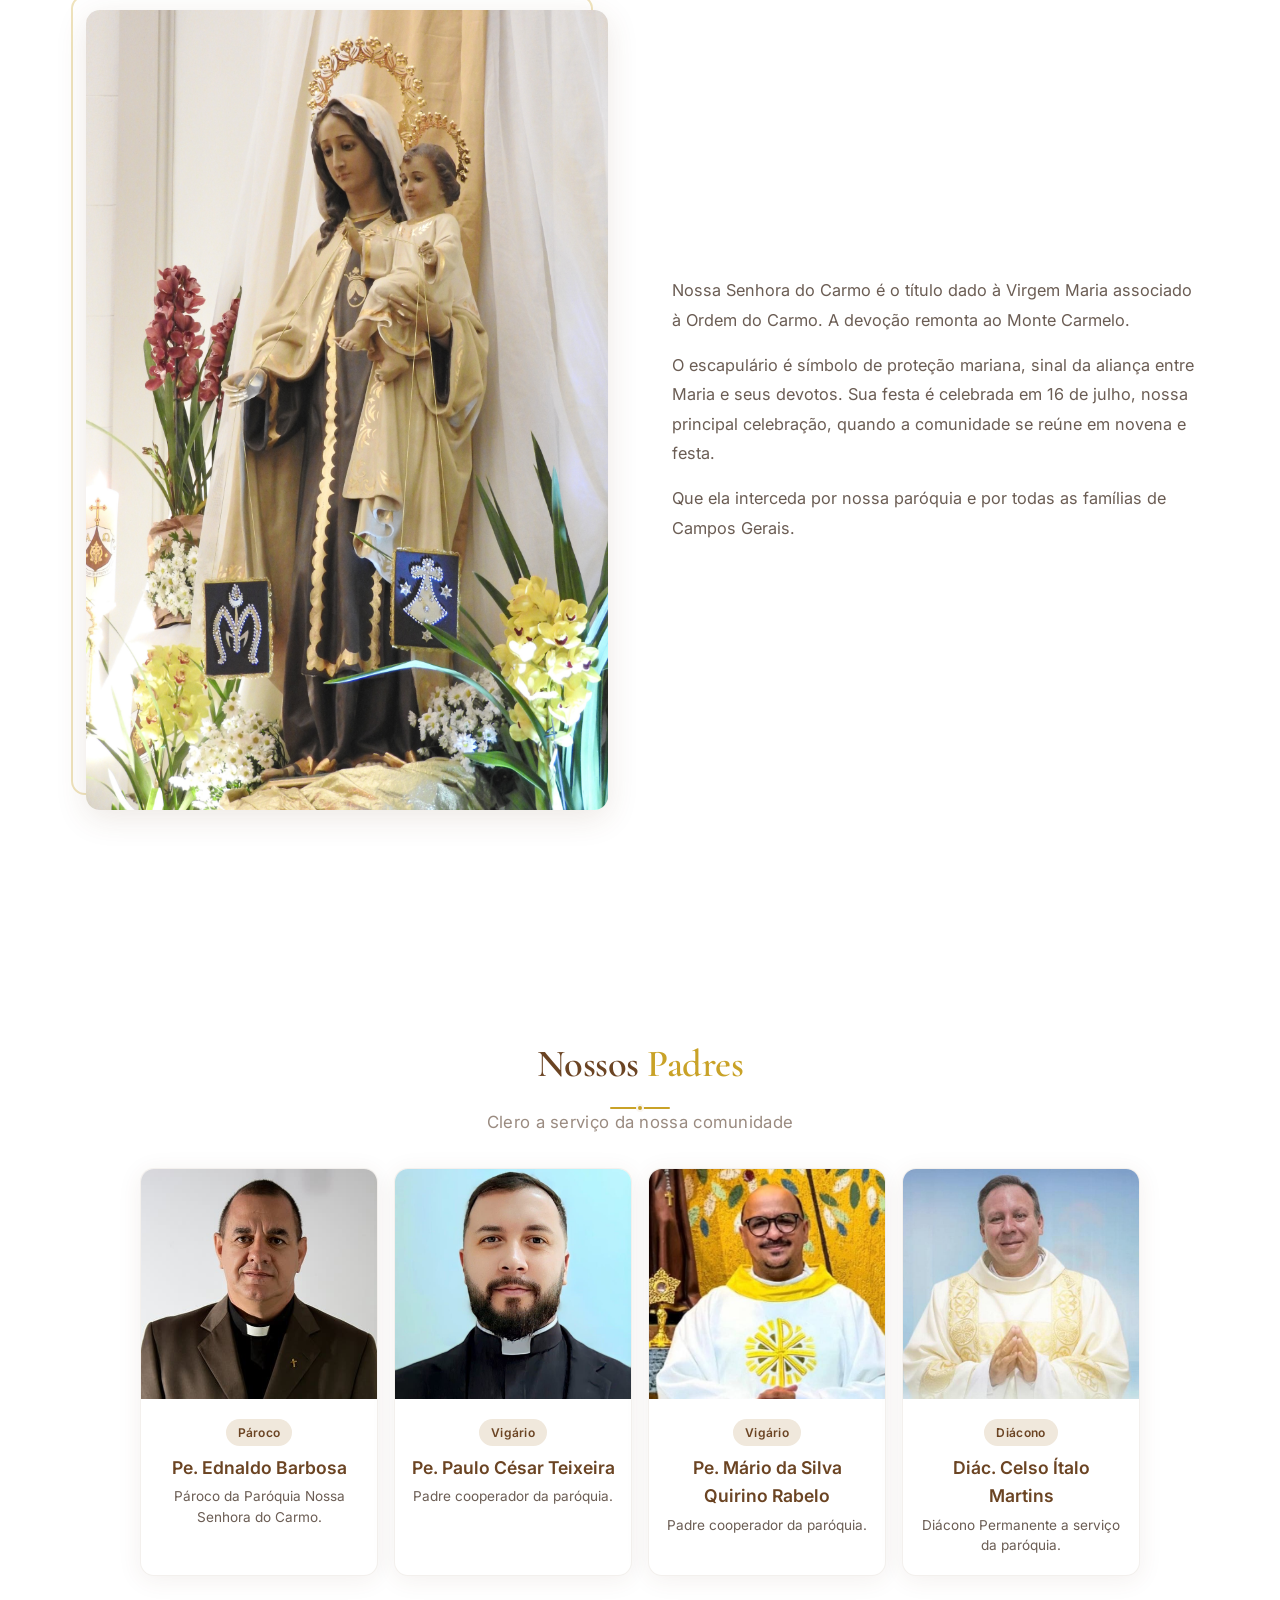
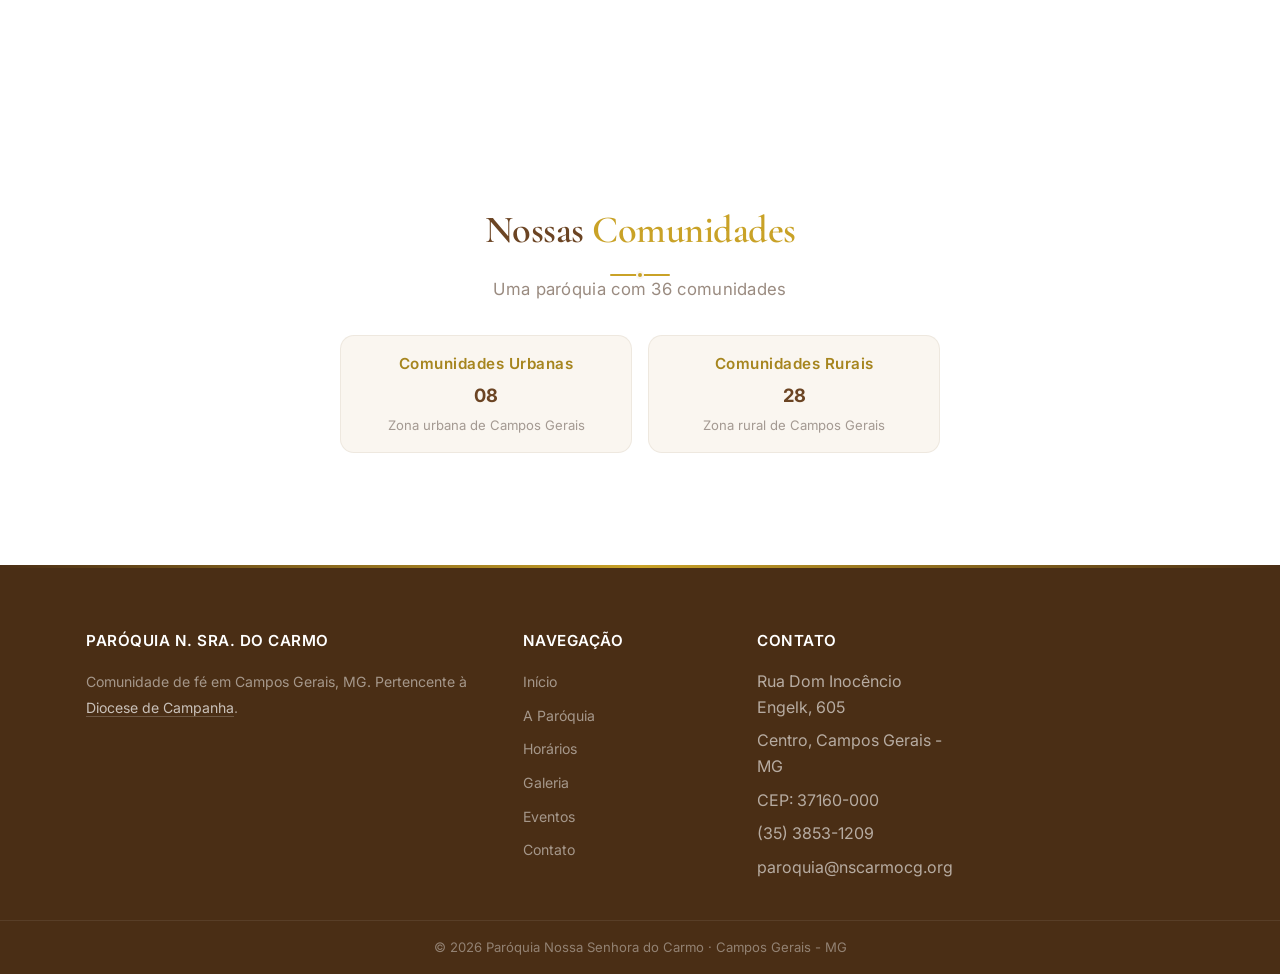
<file: pages/sobre.html>
<!DOCTYPE html>
<html lang="pt-BR">
<head>
<meta charset="UTF-8">
<meta name="viewport" content="width=device-width, initial-scale=1.0">
<title>A Paróquia | Nossa Senhora do Carmo</title>
<meta name="description" content="Conheça a história da Paróquia Nossa Senhora do Carmo em Campos Gerais, MG. Diocese de Campanha.">
<link rel="preconnect" href="https://fonts.googleapis.com">
<link rel="preconnect" href="https://fonts.gstatic.com" crossorigin>
<link href="https://fonts.googleapis.com/css2?family=Cormorant+Garamond:wght@400;500;600;700&family=Inter:wght@300;400;500;600;700&display=swap" rel="stylesheet">
<link rel="icon" href="data:image/svg+xml,<svg xmlns='http://www.w3.org/2000/svg' viewBox='0 0 100 100'><text y='.9em' font-size='90' fill='%6B4423'>✝</text></svg>">
<link rel="stylesheet" href="../css/reset.css">
<link rel="stylesheet" href="../css/variables.css">
<link rel="stylesheet" href="../css/layout.css">
<link rel="stylesheet" href="../css/header.css">
<link rel="stylesheet" href="../css/home.css">
<link rel="stylesheet" href="../css/gallery.css">
<link rel="stylesheet" href="../css/animations.css">
<link rel="stylesheet" href="../css/footer.css">
<link rel="stylesheet" href="../css/responsive.css">
<style>
.clero-grid { display: grid; grid-template-columns: repeat(auto-fit, minmax(220px, 1fr)); gap: var(--spacing-sm); max-width: 1000px; margin: 0 auto; }
.clero-card { background: var(--color-white); border-radius: var(--radius); overflow: hidden; box-shadow: var(--shadow); border: var(--border-light); text-align: center; transition: var(--transition); }
.clero-card:hover { transform: translateY(-6px); box-shadow: var(--shadow-hover); }
.clero-card .clero-img { width: 100%; height: 230px; object-fit: cover; display: block; background: var(--color-cream); }
.clero-card .clero-body { padding: 1.25rem 1rem; }
.clero-card .clero-role { display: inline-block; background: var(--color-cream-dark); color: var(--color-primary); padding: 0.25rem 0.75rem; border-radius: 20px; font-size: 0.75rem; font-weight: 600; margin-bottom: 0.5rem; letter-spacing: 0.3px; }
.clero-card h3 { color: var(--color-primary); font-size: 1.1rem; font-weight: 600; margin-bottom: 0.25rem; }
.clero-card p { color: var(--color-text-light); font-size: 0.85rem; line-height: 1.5; }
@media (max-width: 480px) { .clero-grid { grid-template-columns: 1fr; } .clero-card .clero-img { height: 200px; } }
</style>
</head>
<body>
<header class="site-header">
<div class="header-inner">
<a href="../index.html" class="logo"><img class="logo-img" src="../assets/img/brasao.png" alt="Brasão da Paróquia Nossa Senhora do Carmo"><span class="logo-text">Nossa Senhora do Carmo<small>Campos Gerais · Diocese de Campanha</small></span></a>
<button class="menu-toggle" aria-label="Abrir menu"><span></span><span></span><span></span></button>
<nav><ul class="nav-menu">
<li><a href="../index.html">Início</a></li>
<li><a href="sobre.html" class="active">A Paróquia</a></li>
<li><a href="horarios.html">Horários</a></li>
<li><a href="galeria.html">Galeria</a></li>
<li><a href="eventos.html">Eventos</a></li>
<li><a href="contato.html">Contato</a></li>
</ul></nav>
<a href="contato.html" class="btn btn-primary header-cta">Fale Conosco</a>
</div>
</header>
<section class="page-hero"><div><h1>Nossa História</h1><p>A caminhada de fé da Paróquia Nossa Senhora do Carmo</p></div></section>
<section class="section">
<div class="container">
<h2 class="section-title">Sobre a <span>Paróquia</span></h2>
<div class="section-divider"></div>
<p class="section-subtitle">Uma comunidade de fé desde 1870</p>
<div class="welcome-grid">
<div class="welcome-text">
<h2>Nossas Origens</h2>
<p>Consta que Campos Gerais foi fundada no ano de 1827. Teve, de início, os nomes de Carmo do Campo Grande e Divisa Velha, alusiva a duas fazendas.</p>
<p>Pertencente primeiro à jurisdição de Lavras, em 1832 passou a pertencer à Paróquia de Três Pontas. Os primeiros habitantes, num gesto comunitário de louvor, concordaram na edificação de uma Igreja que concentrasse as atenções populares e pudesse prestar os socorros espirituais, no caso da administração dos sacramentos e principalmente do batismo.</p>
<p>E, como consequência, construíram a Primeira Capela, que foi dedicada a Nossa Senhora do Carmo e anexada à jurisdição de Lavras. A Paróquia foi criada oficialmente em 14 de setembro de 1870.</p>
</div>
<div class="welcome-image"><img src="../assets/img/igreja-fachada.jpg" alt="Fachada da Igreja Nossa Senhora do Carmo" loading="lazy" width="800" height="600"></div>
</div>
</div>
</section>
<section class="section welcome">
<div class="container">
<h2 class="section-title">Nossa <span>Padroeira</span></h2>
<div class="section-divider"></div>
<p class="section-subtitle">Nossa Senhora do Carmo</p>
<div class="welcome-grid">
<div class="welcome-image"><img src="../assets/img/padroeira.jpg" alt="Imagem de Nossa Senhora do Carmo" loading="lazy" width="600" height="800"></div>
<div class="welcome-text">
<p>Nossa Senhora do Carmo é o título dado à Virgem Maria associado à Ordem do Carmo. A devoção remonta ao Monte Carmelo.</p>
<p>O escapulário é símbolo de proteção mariana, sinal da aliança entre Maria e seus devotos. Sua festa é celebrada em 16 de julho, nossa principal celebração, quando a comunidade se reúne em novena e festa.</p>
<p style="margin-bottom:0;">Que ela interceda por nossa paróquia e por todas as famílias de Campos Gerais.</p>
</div>
</div>
</div>
</section>
<section class="section">
<div class="container">
<h2 class="section-title">Nossos <span>Padres</span></h2>
<div class="section-divider"></div>
<p class="section-subtitle">Clero a serviço da nossa comunidade</p>
<div class="clero-grid">
<div class="clero-card"><img class="clero-img" src="../assets/img/clero/pe-ednaldo-barbosa.jpg" alt="Pe. Ednaldo Barbosa" loading="lazy" width="400" height="400"><div class="clero-body"><span class="clero-role">Pároco</span><h3>Pe. Ednaldo Barbosa</h3><p>Pároco da Paróquia Nossa Senhora do Carmo.</p></div></div>
<div class="clero-card"><img class="clero-img" src="../assets/img/clero/pe-paulo-cesar-teixeira.jpg" alt="Pe. Paulo César Teixeira" loading="lazy" width="400" height="400"><div class="clero-body"><span class="clero-role">Vigário</span><h3>Pe. Paulo César Teixeira</h3><p>Padre cooperador da paróquia.</p></div></div>
<div class="clero-card"><img class="clero-img" src="../assets/img/clero/pe-mario-quirino-rabelo.jpg" alt="Pe. Mário da Silva Quirino Rabelo" loading="lazy" width="400" height="400"><div class="clero-body"><span class="clero-role">Vigário</span><h3>Pe. Mário da Silva Quirino Rabelo</h3><p>Padre cooperador da paróquia.</p></div></div>
<div class="clero-card"><img class="clero-img" src="../assets/img/clero/diac-celso-italo-martins.jpg" alt="Diác. Celso Ítalo Martins" loading="lazy" width="400" height="400"><div class="clero-body"><span class="clero-role">Diácono</span><h3>Diác. Celso Ítalo Martins</h3><p>Diácono Permanente a serviço da paróquia.</p></div></div>
</div>
</div>
</section>
<section class="section welcome">
<div class="container" style="text-align:center;">
<h2 class="section-title">Nossas <span>Comunidades</span></h2>
<div class="section-divider"></div>
<p class="section-subtitle">Uma paróquia com 36 comunidades</p>
<div class="schedule-cards" style="max-width:600px;">
<div class="schedule-card" style="background:var(--color-cream);border:var(--border-light);"><div class="day" style="color:var(--color-gold-dark);">Comunidades Urbanas</div><div class="time" style="color:var(--color-primary);">08</div><div class="note" style="color:var(--color-text-light);">Zona urbana de Campos Gerais</div></div>
<div class="schedule-card" style="background:var(--color-cream);border:var(--border-light);"><div class="day" style="color:var(--color-gold-dark);">Comunidades Rurais</div><div class="time" style="color:var(--color-primary);">28</div><div class="note" style="color:var(--color-text-light);">Zona rural de Campos Gerais</div></div>
</div>
</div>
</section>
<footer class="site-footer">
<div class="footer-grid">
<div class="footer-col footer-about"><h4>Paróquia N. Sra. do Carmo</h4><p>Comunidade de fé em Campos Gerais, MG. Pertencente à Diocese de Campanha.</p></div>
<div class="footer-col"><h4>Navegação</h4><ul><li><a href="../index.html">Início</a></li><li><a href="sobre.html">A Paróquia</a></li><li><a href="horarios.html">Horários</a></li><li><a href="galeria.html">Galeria</a></li><li><a href="eventos.html">Eventos</a></li><li><a href="contato.html">Contato</a></li></ul></div>
<div class="footer-col"><h4>Contato</h4><ul><li>Rua Dom Inocêncio Engelk, 605</li><li>Centro, Campos Gerais - MG</li><li>CEP: 37160-000</li><li>(35) 3853-1209</li><li>paroquia@nscarmocg.org</li></ul></div>
</div>
<div class="footer-bottom"><p>&copy; <span id="current-year">2025</span> Paróquia Nossa Senhora do Carmo · Campos Gerais - MG</p></div>
</footer>
<script src="../js/menu.js"></script>
<script src="../js/main.js"></script>
</body>
</html>
</file>
<file: css/variables.css>
:root {
  --color-primary: #6B4423;
  --color-primary-dark: #4A2E15;
  --color-primary-light: #8B5A2B;
  --color-gold: #C9A227;
  --color-gold-light: #E0BE5A;
  --color-gold-dark: #A6851E;
  --color-cream: #FAF6F0;
  --color-cream-dark: #F0E8DC;
  --color-white: #FFFFFF;
  --color-text: #1A1A1A;
  --color-text-light: #6B5D54;
  --color-text-muted: #9A8B80;
  --color-bg: #FFFFFF;
  --color-overlay: rgba(74, 46, 21, 0.85);
  --font-primary: 'Inter', 'Segoe UI', Tahoma, sans-serif;
  --font-secondary: 'Cormorant Garamond', Georgia, 'Times New Roman', serif;
  --font-accent: 'Cormorant Garamond', Georgia, serif;
  --spacing-xs: 0.5rem;
  --spacing-sm: 1rem;
  --spacing-md: 2rem;
  --spacing-lg: 4rem;
  --spacing-xl: 7rem;
  --header-height: 72px;
  --radius: 14px;
  --radius-sm: 8px;
  --radius-lg: 20px;
  --shadow-sm: 0 2px 8px rgba(107, 68, 35, 0.06);
  --shadow: 0 4px 24px rgba(107, 68, 35, 0.08);
  --shadow-md: 0 8px 32px rgba(107, 68, 35, 0.12);
  --shadow-hover: 0 16px 48px rgba(107, 68, 35, 0.18);
  --transition: all 0.3s cubic-bezier(0.4, 0, 0.2, 1);
  --transition-slow: all 0.5s cubic-bezier(0.4, 0, 0.2, 1);
  --border-light: 1px solid rgba(107, 68, 35, 0.08);
}
</file>
<file: css/layout.css>
.container { max-width: 1140px; margin: 0 auto; padding: 0 var(--spacing-sm); }
.section { padding: var(--spacing-xl) 0; position: relative; }
.section-title { font-family: var(--font-secondary); font-size: 2.4rem; color: var(--color-primary); text-align: center; margin-bottom: 0.5rem; font-weight: 600; letter-spacing: -0.5px; }
.section-title span { color: var(--color-gold); }
.section-subtitle { text-align: center; color: var(--color-text-muted); margin-bottom: var(--spacing-md); font-size: 1.05rem; font-weight: 400; letter-spacing: 0.3px; }
.section-divider { width: 60px; height: 2px; background: var(--color-gold); margin: 0.75rem auto 0; border-radius: 2px; position: relative; }
.section-divider::before { content: ''; position: absolute; top: 50%; left: 50%; transform: translate(-50%, -50%); width: 8px; height: 8px; background: var(--color-gold); border-radius: 50%; border: 2px solid var(--color-cream); }
.btn { display: inline-flex; align-items: center; gap: 0.5rem; padding: 0.85rem 1.85rem; border: 2px solid transparent; border-radius: var(--radius-sm); font-weight: 600; font-size: 0.92rem; transition: var(--transition); cursor: pointer; letter-spacing: 0.3px; font-family: var(--font-primary); text-decoration: none; line-height: 1.4; }
.btn-primary { background: var(--color-primary); color: var(--color-white); box-shadow: 0 4px 12px rgba(107,68,35,0.25); }
.btn-primary:hover { background: var(--color-primary-dark); transform: translateY(-2px); box-shadow: 0 8px 24px rgba(107,68,35,0.35); }
.btn-outline { border: 2px solid var(--color-white); color: var(--color-white); background: transparent; }
.btn-outline:hover { background: var(--color-white); color: var(--color-primary); transform: translateY(-2px); box-shadow: var(--shadow-md); }
.btn-gold { background: var(--color-gold); color: var(--color-white); box-shadow: 0 4px 12px rgba(201,162,39,0.25); }
.btn-gold:hover { background: var(--color-gold-dark); transform: translateY(-2px); box-shadow: 0 8px 24px rgba(201,162,39,0.35); }
.page-hero { background: linear-gradient(135deg, var(--color-primary-dark) 0%, var(--color-primary) 100%); color: var(--color-white); text-align: center; padding: var(--spacing-xl) var(--spacing-sm); margin-top: var(--header-height); position: relative; overflow: hidden; }
.page-hero::before { content: ''; position: absolute; top: 0; left: 0; right: 0; bottom: 0; background: radial-gradient(ellipse at center, rgba(201,162,39,0.1) 0%, transparent 70%); }
.page-hero h1 { font-family: var(--font-secondary); font-size: 2.8rem; margin-bottom: 0.5rem; position: relative; font-weight: 600; }
.page-hero p { font-size: 1.15rem; opacity: 0.85; position: relative; letter-spacing: 0.5px; }
.wave-divider { display: block; width: 100%; height: 60px; line-height: 0; }
.wave-divider svg { display: block; width: 100%; height: 60px; }
</file>
<file: css/header.css>
.site-header { position: fixed; top: 0; left: 0; width: 100%; height: var(--header-height); background: var(--color-white); z-index: 1000; transition: var(--transition); box-shadow: var(--shadow-sm); }
.site-header.scrolled { height: 60px; box-shadow: var(--shadow); }
.header-inner { max-width: 1140px; margin: 0 auto; padding: 0 var(--spacing-sm); height: 100%; display: flex; align-items: center; justify-content: space-between; }
.logo { display: flex; align-items: center; gap: 0.6rem; text-decoration: none; }
.logo-icon { font-size: 1.6rem; color: var(--color-primary); line-height: 1; }
.logo-text { font-family: var(--font-secondary); font-size: 1.15rem; font-weight: 700; line-height: 1.2; color: var(--color-primary); letter-spacing: -0.3px; }
.logo-text small { display: block; font-size: 0.68rem; font-weight: 400; color: var(--color-text-muted); letter-spacing: 0.5px; text-transform: uppercase; }
.nav-menu { display: flex; gap: 0.25rem; align-items: center; }
.nav-menu a { color: var(--color-text); font-size: 0.88rem; font-weight: 500; padding: 0.5rem 0.9rem; border-radius: var(--radius-sm); transition: var(--transition); position: relative; letter-spacing: 0.2px; }
.nav-menu a:hover { color: var(--color-primary); background: var(--color-cream); }
.nav-menu a.active { color: var(--color-primary); font-weight: 600; }
.nav-menu a.active::after { content: ''; position: absolute; bottom: 2px; left: 50%; transform: translateX(-50%); width: 20px; height: 2px; background: var(--color-gold); border-radius: 2px; }
.menu-toggle { display: none; flex-direction: column; gap: 5px; padding: 5px; cursor: pointer; }
.menu-toggle span { display: block; width: 24px; height: 2.5px; background: var(--color-primary); border-radius: 2px; transition: var(--transition); }
.header-cta { display: none; }
.header-diocese-link { display: inline-flex; align-items: center; gap: 0.25rem; margin-left: 0.5rem; padding: 0.55rem 0.9rem; font-size: 0.82rem; font-weight: 600; color: var(--color-gold-dark); border: 1.5px solid var(--color-gold); border-radius: var(--radius-sm); background: rgba(201,162,39,0.05); transition: var(--transition); letter-spacing: 0.3px; text-decoration: none; }
.header-diocese-link:hover { background: var(--color-gold); color: var(--color-white); transform: translateY(-1px); box-shadow: 0 4px 12px rgba(201,162,39,0.25); }
@media (max-width: 768px) { .header-diocese-link { display: none; } }
.logo-img { width: 40px; height: 40px; object-fit: contain; flex-shrink: 0; }
@media (max-width: 480px) { .logo-img { width: 32px; height: 32px; } }
</file>
<file: css/home.css>
.hero { min-height: 100vh; display: flex; align-items: center; justify-content: center; text-align: center; background-color: var(--color-primary-dark); background-image: linear-gradient(rgba(74,46,21,0.82), rgba(74,46,21,0.88)), url('../assets/img/igreja-fachada.jpg'); background-size: cover; background-position: center; background-attachment: fixed; color: var(--color-white); padding: var(--spacing-xl) var(--spacing-sm); position: relative; overflow: hidden; }
.hero::before { content: ''; position: absolute; top: 0; left: 0; width: 100%; height: 100%; background: radial-gradient(circle at 50% 40%, rgba(201,162,39,0.15) 0%, transparent 60%); }
.hero::after { content: ''; position: absolute; bottom: 0; left: 0; width: 100%; height: 100px; background: linear-gradient(to bottom, transparent, var(--color-white)); }
.hero-content { position: relative; z-index: 1; max-width: 760px; }
.hero-badge { display: inline-flex; align-items: center; gap: 0.5rem; background: rgba(201,162,39,0.15); border: 1px solid rgba(201,162,39,0.3); color: var(--color-gold-light); padding: 0.4rem 1rem; border-radius: 30px; font-size: 0.8rem; font-weight: 500; margin-bottom: var(--spacing-sm); letter-spacing: 0.5px; }
.hero-content h1 { font-family: var(--font-secondary); font-size: 3.2rem; margin-bottom: var(--spacing-sm); text-shadow: 0 2px 20px rgba(0,0,0,0.2); font-weight: 600; line-height: 1.2; letter-spacing: -1px; }
.hero-content p { font-size: 1.2rem; opacity: 0.88; margin-bottom: var(--spacing-md); line-height: 1.7; font-weight: 300; }
.hero-buttons { display: flex; gap: var(--spacing-sm); justify-content: center; flex-wrap: wrap; }
.welcome { background: var(--color-white); }
.welcome-grid { display: grid; grid-template-columns: 1fr 1fr; gap: var(--spacing-lg); align-items: center; }
.welcome-text h2 { font-family: var(--font-secondary); color: var(--color-primary); margin-bottom: var(--spacing-sm); font-size: 2rem; font-weight: 600; line-height: 1.3; }
.welcome-text p { margin-bottom: var(--spacing-sm); color: var(--color-text-light); line-height: 1.8; font-size: 1.02rem; }
.welcome-text .btn { margin-top: 0.5rem; }
.welcome-image { position: relative; }
.welcome-image::before { content: ''; position: absolute; top: -15px; left: -15px; width: 100%; height: 100%; border: 2px solid var(--color-gold); border-radius: var(--radius); opacity: 0.3; z-index: 0; }
.welcome-image img { width: 100%; border-radius: var(--radius); box-shadow: var(--shadow-md); position: relative; z-index: 1; }
.quick-schedule { background: var(--color-primary-dark); color: var(--color-white); position: relative; }
.quick-schedule::before { content: ''; position: absolute; top: 0; left: 0; right: 0; bottom: 0; background: repeating-linear-gradient(45deg, transparent, transparent 20px, rgba(201,162,39,0.02) 20px, rgba(201,162,39,0.02) 40px); }
.quick-schedule .container { position: relative; z-index: 1; }
.quick-schedule .section-title { color: var(--color-white); }
.quick-schedule .section-subtitle { color: rgba(255,255,255,0.6); }
.quick-schedule .section-divider { background: var(--color-gold); }
.schedule-cards { display: grid; grid-template-columns: repeat(auto-fit, minmax(200px, 1fr)); gap: var(--spacing-sm); max-width: 1000px; margin: 0 auto; }
.schedule-card { background: rgba(255,255,255,0.05); border: 1px solid rgba(255,255,255,0.1); border-radius: var(--radius); padding: var(--spacing-sm) 1.5rem; text-align: center; transition: var(--transition); }
.schedule-card:hover { background: rgba(201,162,39,0.08); border-color: rgba(201,162,39,0.3); transform: translateY(-4px); box-shadow: var(--shadow-md); }
.schedule-card .day { font-weight: 600; font-size: 0.95rem; margin-bottom: 0.3rem; color: var(--color-gold-light); letter-spacing: 0.5px; }
.schedule-card .time { font-size: 1.15rem; font-weight: 700; margin-bottom: 0.3rem; font-family: var(--font-primary); color: var(--color-white); }
.schedule-card .note { font-size: 0.82rem; opacity: 0.6; }
.announcements { background: var(--color-cream); }
.announce-grid { display: grid; grid-template-columns: repeat(auto-fit, minmax(280px, 1fr)); gap: var(--spacing-sm); }
.announce-card { background: var(--color-white); border-radius: var(--radius); overflow: hidden; box-shadow: var(--shadow); transition: var(--transition); border: var(--border-light); }
.announce-card:hover { transform: translateY(-6px); box-shadow: var(--shadow-hover); border-color: rgba(201,162,39,0.2); }
.announce-card .card-body { padding: 1.5rem; }
.announce-date { display: inline-block; background: var(--color-cream-dark); color: var(--color-primary); padding: 0.3rem 0.85rem; border-radius: 20px; font-size: 0.78rem; font-weight: 600; margin-bottom: 0.75rem; letter-spacing: 0.3px; }
.announce-card h3 { color: var(--color-primary); font-size: 1.2rem; margin-bottom: 0.5rem; font-weight: 600; line-height: 1.4; }
.announce-card p { color: var(--color-text-light); font-size: 0.93rem; line-height: 1.6; }
.bible-quote { background: var(--color-primary); color: var(--color-white); text-align: center; position: relative; overflow: hidden; }
.bible-quote::before { content: ''; position: absolute; top: 0; left: 0; right: 0; bottom: 0; background: radial-gradient(circle at 30% 50%, rgba(201,162,39,0.08) 0%, transparent 50%); }
.bible-quote .container { position: relative; z-index: 1; }
.bible-quote blockquote { font-family: var(--font-secondary); font-size: 2rem; max-width: 760px; margin: 0 auto; line-height: 1.5; position: relative; font-weight: 500; font-style: italic; }
.bible-quote blockquote::before { content: '\201C'; font-size: 6rem; position: absolute; top: -2.5rem; left: -2rem; opacity: 0.15; color: var(--color-gold); font-family: Georgia, serif; }
.bible-quote cite { display: block; margin-top: var(--spacing-sm); font-size: 0.95rem; font-style: normal; color: var(--color-gold-light); letter-spacing: 1px; text-transform: uppercase; font-weight: 500; }
.quick-contact { background: var(--color-cream); text-align: center; }
.quick-contact h2 { font-family: var(--font-secondary); color: var(--color-primary); margin-bottom: var(--spacing-xs); font-size: 2rem; font-weight: 600; }
.quick-contact p { margin-bottom: var(--spacing-sm); }
.quick-contact .btn { margin: 0 auto var(--spacing-sm); }
.quick-contact .btn-wrapper { display: flex; justify-content: center; margin-bottom: var(--spacing-md); }
.contact-info { display: flex; justify-content: center; gap: var(--spacing-lg); flex-wrap: wrap; margin-top: var(--spacing-md); }
.contact-item { display: flex; align-items: center; gap: 0.5rem; color: var(--color-text-light); font-size: 0.95rem; }
.contact-item .icon { font-size: 1.2rem; }
.instagram-section { background: linear-gradient(135deg, var(--color-cream) 0%, var(--color-cream-dark) 100%); padding: var(--spacing-xl) 0; text-align: center; }
.instagram-header { margin-bottom: var(--spacing-md); }
.instagram-handle { display: inline-flex; align-items: center; gap: 0.5rem; font-family: var(--font-secondary); font-size: 1.3rem; color: var(--color-primary); font-weight: 600; margin-top: 0.5rem; text-decoration: none; transition: var(--transition); }
.instagram-handle:hover { color: var(--color-gold-dark); }
.instagram-handle .ig-icon { font-size: 1.5rem; }
.instagram-cta { margin-top: var(--spacing-md); }
.schedule-more-btn { text-align: center; margin-top: var(--spacing-md); }
</file>
<file: css/gallery.css>
.gallery-section { padding: var(--spacing-xl) 0; background: var(--color-white); }
.gallery-grid { display: grid; grid-template-columns: repeat(auto-fit, minmax(220px, 1fr)); gap: var(--spacing-sm); max-width: 1140px; margin: 0 auto; padding: 0 var(--spacing-sm); }
.gallery-item { position: relative; aspect-ratio: 4/3; border-radius: var(--radius); overflow: hidden; cursor: pointer; box-shadow: var(--shadow); transition: var(--transition); border: var(--border-light); }
.gallery-item:hover { transform: translateY(-4px); box-shadow: var(--shadow-hover); }
.gallery-placeholder { width: 100%; height: 100%; background: linear-gradient(135deg, var(--color-primary-dark), var(--color-primary)); display: flex; align-items: center; justify-content: center; color: var(--color-gold); font-size: 3rem; transition: var(--transition); }
.gallery-item:hover .gallery-placeholder { transform: scale(1.05); }
.gallery-overlay { position: absolute; bottom: 0; left: 0; right: 0; background: linear-gradient(transparent, rgba(0,0,0,0.7)); color: var(--color-white); padding: var(--spacing-sm); opacity: 0; transition: var(--transition); }
.gallery-item:hover .gallery-overlay { opacity: 1; }
.gallery-overlay h3 { font-family: var(--font-secondary); font-size: 1.3rem; margin-bottom: 0.2rem; font-weight: 600; }
.gallery-overlay p { font-size: 0.85rem; opacity: 0.85; }
.lightbox { display: none; position: fixed; top: 0; left: 0; width: 100%; height: 100%; background: rgba(0,0,0,0.92); z-index: 2000; justify-content: center; align-items: center; padding: var(--spacing-sm); }
.lightbox.active { display: flex; }
.lightbox-close { position: absolute; top: var(--spacing-sm); right: var(--spacing-sm); color: var(--color-white); font-size: 2rem; cursor: pointer; z-index: 2001; background: var(--color-primary); width: 44px; height: 44px; border-radius: 50%; display: flex; align-items: center; justify-content: center; transition: var(--transition); }
.lightbox-close:hover { background: var(--color-primary-dark); transform: rotate(90deg); }
.lightbox-content { max-width: 90%; max-height: 80vh; border-radius: var(--radius); box-shadow: var(--shadow-hover); }
.lightbox-nav { position: absolute; top: 50%; transform: translateY(-50%); background: rgba(107,68,35,0.8); color: var(--color-white); font-size: 1.5rem; width: 50px; height: 50px; border-radius: 50%; display: flex; align-items: center; justify-content: center; transition: var(--transition); z-index: 2001; cursor: pointer; }
.lightbox-nav:hover { background: var(--color-primary); }
.lightbox-prev { left: var(--spacing-sm); }
.lightbox-next { right: var(--spacing-sm); }
@media (max-width: 768px) { .gallery-grid { grid-template-columns: repeat(2, 1fr); } .lightbox-nav { width: 40px; height: 40px; font-size: 1.2rem; } }
@media (max-width: 480px) { .gallery-grid { grid-template-columns: 1fr; } }
</file>
<file: css/animations.css>
@keyframes fadeInUp { from { opacity: 0; transform: translateY(30px); } to { opacity: 1; transform: translateY(0); } }
@keyframes fadeInLeft { from { opacity: 0; transform: translateX(-30px); } to { opacity: 1; transform: translateX(0); } }
@keyframes fadeInRight { from { opacity: 0; transform: translateX(30px); } to { opacity: 1; transform: translateX(0); } }
@keyframes scaleIn { from { opacity: 0; transform: scale(0.92); } to { opacity: 1; transform: scale(1); } }
@keyframes shimmer { 0% { background-position: -200% center; } 100% { background-position: 200% center; } }
@keyframes float { 0%,100% { transform: translateY(0); } 50% { transform: translateY(-8px); } }
@keyframes pulseGlow { 0%,100% { box-shadow: 0 0 30px rgba(201,162,39,0.15); } 50% { box-shadow: 0 0 50px rgba(201,162,39,0.25); } }
.hero-badge { animation: fadeInUp 0.6s ease forwards; }
.hero-content h1 { animation: fadeInUp 0.8s ease 0.1s forwards; opacity: 0; }
.hero-content p { animation: fadeInUp 0.8s ease 0.3s forwards; opacity: 0; }
.hero-buttons { animation: fadeInUp 0.8s ease 0.5s forwards; opacity: 0; }
.hero::before { animation: pulseGlow 5s ease-in-out infinite; }
.announce-card { opacity: 0; transform: scale(0.92); }
.announce-card.in-view { animation: scaleIn 0.5s ease forwards; }
.announce-card.in-view:nth-child(1) { animation-delay: 0.05s; }
.announce-card.in-view:nth-child(2) { animation-delay: 0.15s; }
.announce-card.in-view:nth-child(3) { animation-delay: 0.25s; }
.announce-card.in-view:nth-child(4) { animation-delay: 0.35s; }
.announce-card.in-view:nth-child(5) { animation-delay: 0.45s; }
.announce-card.in-view:nth-child(6) { animation-delay: 0.55s; }
.schedule-card { opacity: 0; transform: scale(0.92); }
.schedule-card.in-view { animation: scaleIn 0.4s ease forwards; }
.schedule-card.in-view:nth-child(1) { animation-delay: 0.05s; }
.schedule-card.in-view:nth-child(2) { animation-delay: 0.12s; }
.schedule-card.in-view:nth-child(3) { animation-delay: 0.19s; }
.schedule-card.in-view:nth-child(4) { animation-delay: 0.26s; }
.welcome-text.in-view { animation: fadeInLeft 0.8s ease forwards; }
.welcome-image.in-view { animation: fadeInRight 0.8s ease forwards; }
.bible-quote blockquote.in-view { animation: fadeInUp 0.8s ease forwards; }
.logo-icon { animation: float 3s ease-in-out infinite; }
.btn-primary { position: relative; overflow: hidden; }
.btn-primary::before { content: ''; position: absolute; top: 0; left: -100%; width: 100%; height: 100%; background: linear-gradient(90deg, transparent, rgba(255,255,255,0.15), transparent); transition: left 0.5s ease; }
.btn-primary:hover::before { left: 100%; }
.footer-social a { transition: var(--transition); }
::-webkit-scrollbar { width: 10px; }
::-webkit-scrollbar-track { background: var(--color-cream); }
::-webkit-scrollbar-thumb { background: var(--color-primary-light); border-radius: 5px; }
::-webkit-scrollbar-thumb:hover { background: var(--color-primary); }
</file>
<file: css/footer.css>
.site-footer { background: var(--color-primary-dark); color: rgba(255,255,255,0.6); padding: var(--spacing-lg) 0 0; position: relative; }
.site-footer::before { content: ''; position: absolute; top: 0; left: 0; right: 0; height: 3px; background: linear-gradient(90deg, transparent, var(--color-gold), transparent); }
.footer-grid { display: grid; grid-template-columns: 2fr 1fr 1fr 1fr; gap: var(--spacing-md); max-width: 1140px; margin: 0 auto; padding: 0 var(--spacing-sm); }
.footer-col h4 { color: var(--color-white); font-size: 0.95rem; margin-bottom: var(--spacing-sm); font-weight: 600; letter-spacing: 0.5px; text-transform: uppercase; }
.footer-col p { font-size: 0.88rem; line-height: 1.8; margin-bottom: var(--spacing-sm); color: rgba(255,255,255,0.5); }
.footer-col ul li { margin-bottom: 0.5rem; }
.footer-col ul li a { color: rgba(255,255,255,0.5); font-size: 0.88rem; transition: var(--transition); position: relative; padding-left: 0; text-decoration: none; }
.footer-col ul li a:hover { color: var(--color-gold-light); padding-left: 5px; }
.footer-col ul li a::before { content: ''; position: absolute; left: 0; top: 50%; transform: translateY(-50%); width: 0; height: 2px; background: var(--color-gold); transition: width 0.3s ease; }
.footer-col ul li a:hover::before { width: 8px; }
.footer-social { display: flex; gap: 0.6rem; }
.footer-social a { display: flex; align-items: center; justify-content: center; width: 36px; height: 36px; border-radius: 50%; background: rgba(255,255,255,0.08); font-size: 1.1rem; transition: var(--transition); text-decoration: none; }
.footer-social a:hover { background: var(--color-gold); transform: translateY(-3px); }
.footer-bottom { text-align: center; padding: var(--spacing-sm); margin-top: var(--spacing-md); border-top: 1px solid rgba(255,255,255,0.08); font-size: 0.82rem; color: rgba(255,255,255,0.4); }
.footer-bottom a { color: var(--color-gold-light); text-decoration: none; }
.footer-bottom a:hover { text-decoration: underline; }
</file>
<file: css/responsive.css>
@media (max-width: 768px) {
  .header-inner { flex-wrap: wrap; }
  .nav-menu { position: fixed; top: var(--header-height); right: -100%; width: 100%; height: calc(100vh - var(--header-height)); background: var(--color-white); flex-direction: column; padding: var(--spacing-md); gap: 0; transition: right 0.4s cubic-bezier(0.4,0,0.2,1); box-shadow: var(--shadow-md); }
  .nav-menu.active { right: 0; }
  .nav-menu a { display: block; padding: 1rem; border-bottom: 1px solid rgba(107,68,35,0.08); font-size: 1rem; color: var(--color-text); }
  .nav-menu a:hover { background: var(--color-cream); }
  .nav-menu a.active::after { display: none; }
  .menu-toggle { display: flex; }
  .menu-toggle.active span:nth-child(1) { transform: rotate(45deg) translate(5px, 5px); }
  .menu-toggle.active span:nth-child(2) { opacity: 0; }
  .menu-toggle.active span:nth-child(3) { transform: rotate(-45deg) translate(5px, -5px); }
  .hero-content h1 { font-size: 2.2rem; }
  .hero-content p { font-size: 1.05rem; }
  .hero-buttons { flex-direction: column; width: 100%; }
  .hero-buttons .btn { width: 100%; justify-content: center; }
  .welcome-grid { grid-template-columns: 1fr; gap: var(--spacing-md); }
  .welcome-image::before { display: none; }
  .schedule-cards { grid-template-columns: 1fr; }
  .footer-grid { grid-template-columns: 1fr; text-align: center; gap: var(--spacing-md); }
  .footer-social { justify-content: center; }
  .footer-col ul li a:hover { padding-left: 0; }
  .footer-col ul li a::before { display: none; }
  .bible-quote blockquote { font-size: 1.5rem; }
  .bible-quote blockquote::before { font-size: 4rem; top: -2rem; left: -0.5rem; }
  .section { padding: var(--spacing-lg) 0; }
  .section-title { font-size: 1.8rem; }
  .contact-grid { grid-template-columns: 1fr !important; }
  .header-cta { display: none; }
  .header-diocese-link { display: none; }
}
@media (max-width: 480px) {
  .hero-content h1 { font-size: 1.7rem; }
  .section-title { font-size: 1.5rem; }
  .logo-text { font-size: 0.98rem; }
  .logo-text small { font-size: 0.58rem; }
  .page-hero h1 { font-size: 1.8rem; }
  .page-hero p { font-size: 0.95rem; }
  .hero-badge { font-size: 0.72rem; }
  .announce-card .card-body { padding: 1.2rem; }
  .btn { padding: 0.7rem 1.5rem; font-size: 0.85rem; }
}
</file>
